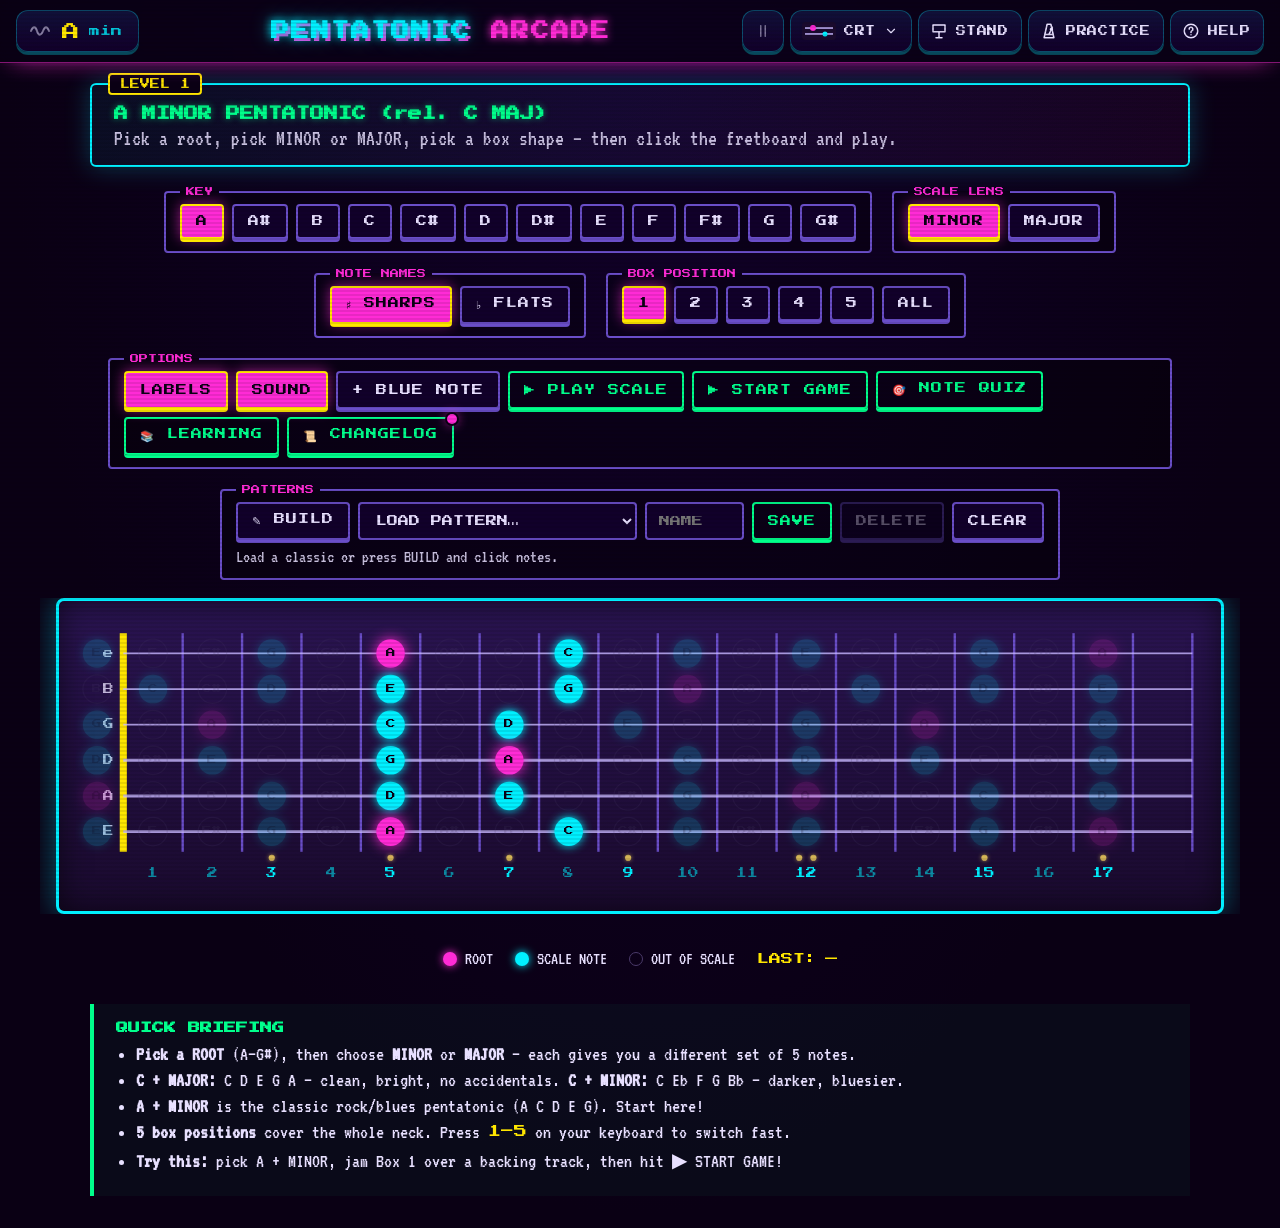
<file: index.html>
<!DOCTYPE html>
<html lang="en">
<head>
<!-- ---
purpose: app shell: HUD, controls, fretboard, quiz dock, help/practice/learn/changelog modals
exports: none (markup; ids and classes used by js/*.js and css/*.css)
depends: css/*.css (ordered in head), js/*.js (ordered at end of body)
gotcha: the early-theme inline script must stay inside body (document.body is null in head)
--- -->
<meta charset="UTF-8" />
<meta name="viewport" content="width=device-width, initial-scale=1.0" />
<title>PENTATONIC ARCADE</title>
<link rel="preconnect" href="https://fonts.googleapis.com" />
<link rel="preconnect" href="https://fonts.gstatic.com" crossorigin />
<link href="https://fonts.googleapis.com/css2?family=Press+Start+2P&family=VT323&family=JetBrains+Mono:wght@400;700&family=Fredoka:wght@500;600&family=Nunito:wght@500;700&family=Chakra+Petch:wght@500;600&family=IBM+Plex+Sans:wght@400;500&display=swap" rel="stylesheet" />
<link rel="icon" type="image/svg+xml" href="data:image/svg+xml,%3Csvg%20xmlns='http://www.w3.org/2000/svg'%20viewBox='0%200%2032%2032'%3E%3Crect%20width='32'%20height='32'%20rx='6'%20fill='%230a0014'/%3E%3Ccircle%20cx='16'%20cy='16'%20r='9'%20fill='%23ff2bd6'/%3E%3C/svg%3E" />
<link rel="manifest" href="manifest.webmanifest" />
<link rel="apple-touch-icon" href="icons/icon-180.png" />
<meta name="theme-color" content="#0a0014" />
<meta name="apple-mobile-web-app-capable" content="yes" />
<meta name="mobile-web-app-capable" content="yes" />
<meta name="apple-mobile-web-app-status-bar-style" content="black" />
<meta name="apple-mobile-web-app-title" content="Pentatonic" />
<link rel="stylesheet" href="css/themes.css" />
<link rel="stylesheet" href="css/styles.css" />
<link rel="stylesheet" href="css/hud.css" />
<link rel="stylesheet" href="css/modals.css" />
<link rel="stylesheet" href="css/changelog.css" />
<link rel="stylesheet" href="css/features.css" />
<link rel="stylesheet" href="css/quiz.css" />
<link rel="stylesheet" href="css/quiz-cue.css" />
<link rel="stylesheet" href="css/quiz-piano.css" />
<link rel="stylesheet" href="css/stand.css" />
</head>
<body>
<script>/* early theme — avoids CRT flash before app.js loads; must sit inside <body> (document.body is null in <head>) */
try{var t=localStorage.getItem('pent-theme');if(t&&t!=='crt')document.body.classList.add('theme-'+t);}catch(e){}</script>
  <div class="scanlines" aria-hidden="true"></div>

  <header class="hud">
    <button class="hud-chip drone" id="drone-btn" aria-pressed="false" aria-label="Root drone" data-tip="Root drone · D">
      <svg class="ico ico-wave" viewBox="0 0 24 24" aria-hidden="true"><path d="M2 12c2-5 4.5-5 6 0s4 5 6 0s4-5 6 0"/></svg>
      <span class="drone-key" id="drone-key">A</span><span class="drone-lens" id="drone-lens">min</span>
    </button>

    <h1 class="title">PENTATONIC <span class="accent">ARCADE</span></h1>

    <div class="hud-rail">
      <button class="hud-btn" id="pause-btn" aria-label="Pause" aria-pressed="false" data-tip="Pause · Space">
        <svg class="ico ico-pause" viewBox="0 0 24 24" aria-hidden="true"><path d="M9 5v14M15 5v14"/></svg>
        <svg class="ico ico-play" viewBox="0 0 24 24" aria-hidden="true"><path d="M8 5v14l11-7z"/></svg>
        <span class="eq" aria-hidden="true"><i></i><i></i><i></i></span>
      </button>

      <div class="theme-picker">
        <button class="hud-btn hud-btn--wide" id="theme-trigger" popovertarget="theme-menu" aria-haspopup="menu" aria-expanded="false" aria-label="Theme" data-tip="Theme">
          <span id="theme-swatch"><!-- JS copies the active swatch svg here --></span>
          <span class="hud-label" id="theme-name">CRT</span>
          <svg class="ico ico-chev" viewBox="0 0 24 24" aria-hidden="true"><path d="M6 9l6 6 6-6"/></svg>
        </button>
        <div id="theme-menu" popover role="menu" aria-label="Theme">
          <button class="theme-btn" role="menuitemradio" aria-checked="false" data-theme="crt">
            <svg class="swatch" viewBox="0 0 34 18" aria-hidden="true"><rect width="34" height="18" rx="4" fill="#1a0a2e"/><path d="M3 6h28M3 12h28" stroke="#c8b8ff" stroke-width="1.5"/><circle cx="11" cy="6" r="3" fill="#ff2bd6"/><circle cx="23" cy="12" r="2.5" fill="#00f0ff"/></svg>
            <span class="theme-name">CRT Arcade</span>
            <svg class="ico check" viewBox="0 0 24 24" aria-hidden="true"><path d="M5 12.5l4.5 4.5L19 7.5"/></svg>
          </button>
          <button class="theme-btn" role="menuitemradio" aria-checked="false" data-theme="tropical">
            <svg class="swatch" viewBox="0 0 34 18" aria-hidden="true"><rect width="34" height="18" rx="4" fill="#031019"/><path d="M3 6h28M3 12h28" stroke="#4dd9c8" stroke-width="1.5"/><circle cx="11" cy="6" r="3" fill="#ff5d73"/><circle cx="23" cy="12" r="2.5" fill="#22e0c8"/></svg>
            <span class="theme-name">Tropical Night</span>
            <svg class="ico check" viewBox="0 0 24 24" aria-hidden="true"><path d="M5 12.5l4.5 4.5L19 7.5"/></svg>
          </button>
          <button class="theme-btn" role="menuitemradio" aria-checked="false" data-theme="mission">
            <svg class="swatch" viewBox="0 0 34 18" aria-hidden="true"><rect width="34" height="18" rx="4" fill="#030509"/><path d="M3 6h28M3 12h28" stroke="#3a6080" stroke-width="1.5"/><circle cx="11" cy="6" r="3" fill="#ff5b41"/><circle cx="23" cy="12" r="2.5" fill="#3dd6ff"/></svg>
            <span class="theme-name">Mission Control</span>
            <svg class="ico check" viewBox="0 0 24 24" aria-hidden="true"><path d="M5 12.5l4.5 4.5L19 7.5"/></svg>
          </button>
          <button class="theme-btn" role="menuitemradio" aria-checked="false" data-theme="blueprint">
            <svg class="swatch" viewBox="0 0 34 18" aria-hidden="true"><rect width="34" height="18" rx="4" fill="#081424"/><path d="M3 6h28M3 12h28" stroke="#7ecef4" stroke-width="1.5"/><circle cx="11" cy="6" r="3" fill="#ff6b9d"/><circle cx="23" cy="12" r="2.5" fill="#00d4ff"/></svg>
            <span class="theme-name">Blueprint</span>
            <svg class="ico check" viewBox="0 0 24 24" aria-hidden="true"><path d="M5 12.5l4.5 4.5L19 7.5"/></svg>
          </button>
        </div>
      </div>

      <button class="hud-btn hud-btn--wide" id="stand-btn" aria-pressed="false" aria-label="Stand mode" data-tip="Big neck + quiz for a music stand · M"><svg class="ico" viewBox="0 0 24 24" aria-hidden="true"><path d="M4 4h16v9H4z"/><path d="M12 13v8M8 21h8"/></svg><span class="hud-label">Stand</span></button>
      <button class="hud-btn hud-btn--wide" id="practice-btn" aria-label="Practice Lab" data-tip="Metronome + timer · P">
        <svg class="ico" viewBox="0 0 24 24" aria-hidden="true"><path d="M9.5 3h5L18.5 21h-13z"/><path d="M6.5 16.5h11"/><path d="M12 16.5 16.5 7"/><circle cx="15.2" cy="9.8" r="1.3"/></svg>
        <span class="hud-label">Practice</span>
      </button>
      <button class="hud-btn hud-btn--wide" id="help-btn" aria-label="Help" data-tip="Shortcuts + how-to · ?">
        <svg class="ico" viewBox="0 0 24 24" aria-hidden="true"><circle cx="12" cy="12" r="9"/><path d="M9.5 9.5a2.5 2.5 0 1 1 3.5 2.3c-.7.3-1 .9-1 1.6v.6"/><path d="M12 17h.01"/></svg>
        <span class="hud-label">Help</span>
      </button>
    </div>
  </header>

  <section class="level-card">
    <div class="level-tag">LEVEL 1</div>
    <h2 class="level-title" id="level-title">A MINOR / C MAJOR PENTATONIC</h2>
    <p class="level-blurb">
      Pick a root, pick MINOR or MAJOR, pick a box shape — then click the fretboard and play.
    </p>
  </section>

  <section class="controls">
    <fieldset class="control-group">
      <legend>KEY</legend>
      <div class="btn-row" id="key-row"><!-- rendered by JS --></div>
    </fieldset>

    <fieldset class="control-group">
      <legend>SCALE LENS</legend>
      <div class="btn-row">
        <button class="arc-btn lens active" data-lens="minor">MINOR</button>
        <button class="arc-btn lens" data-lens="major">MAJOR</button>
      </div>
    </fieldset>

    <fieldset class="control-group">
      <legend>NOTE NAMES</legend>
      <div class="btn-row">
        <button class="arc-btn acc active" data-acc="sharp" aria-pressed="true">♯ SHARPS</button>
        <button class="arc-btn acc" data-acc="flat" aria-pressed="false">♭ FLATS</button>
      </div>
    </fieldset>

    <fieldset class="control-group">
      <legend>BOX POSITION</legend>
      <div class="btn-row" id="box-row">
        <button class="arc-btn box active" data-box="1">1</button>
        <button class="arc-btn box" data-box="2">2</button>
        <button class="arc-btn box" data-box="3">3</button>
        <button class="arc-btn box" data-box="4">4</button>
        <button class="arc-btn box" data-box="5">5</button>
        <button class="arc-btn box" data-box="all">ALL</button>
      </div>
    </fieldset>

    <fieldset class="control-group">
      <legend>OPTIONS</legend>
      <div class="btn-row">
        <button class="arc-btn toggle active" data-toggle="labels" aria-pressed="true">LABELS</button>
        <button class="arc-btn toggle active" data-toggle="sound" aria-pressed="true">SOUND</button>
        <button class="arc-btn toggle" data-toggle="blues" aria-pressed="false">+ BLUE NOTE</button>
        <button class="arc-btn ghost" id="play-scale">▶ PLAY SCALE</button>
        <button class="arc-btn ghost" id="game-toggle">▶ START GAME</button>
        <button class="arc-btn ghost" id="quiz-btn" aria-pressed="false">🎯 NOTE QUIZ</button>
        <button class="arc-btn ghost" id="learn-btn">📚 LEARNING</button>
        <button class="arc-btn ghost" id="changelog-btn">📜 CHANGELOG</button>
      </div>
    </fieldset>

    <fieldset class="control-group pattern-group">
      <legend>PATTERNS</legend>
      <div class="btn-row">
        <button class="arc-btn" id="pattern-build" aria-pressed="false">✎ BUILD</button>
        <select id="pattern-select" aria-label="Load a pattern"></select>
        <input id="pattern-name" type="text" maxlength="24" placeholder="NAME" aria-label="Pattern name" autocomplete="off" />
        <button class="arc-btn ghost" id="pattern-save">SAVE</button>
        <button class="arc-btn" id="pattern-delete" disabled>DELETE</button>
        <button class="arc-btn" id="pattern-clear">CLEAR</button>
      </div>
      <p id="pattern-info" class="pattern-info" aria-live="polite">Load a classic or press BUILD and click notes.</p>
    </fieldset>
  </section>

  <!-- Game panel -->
  <div id="game-panel">
    <div class="game-stat">TIER <span id="game-level">BEGINNER</span></div>
    <div class="game-stat">STREAK <span id="game-streak">×1</span></div>
    <div class="game-stat">TRIES <span id="game-lives">🎸🎸</span></div>
    <div id="game-status">PICK A BOX · PRESS START GAME</div>
    <div class="game-stat">SCORE <span id="game-level-xp">0 XP</span></div>
    <div class="game-stat">BEST <span id="game-best">0</span></div>
  </div>

  <nav id="stand-bar" class="stand-bar" aria-label="Stand mode">
    <div class="stand-group">
      <button class="arc-btn stand-step" id="stand-key-prev" aria-label="Previous key">‹</button>
      <span class="stand-label" id="stand-key">A min</span>
      <button class="arc-btn stand-step" id="stand-key-next" aria-label="Next key">›</button>
    </div>
    <div class="stand-group">
      <button class="arc-btn stand-step" id="stand-box-prev" aria-label="Previous box">‹</button>
      <span class="stand-label" id="stand-box">BOX 1</span>
      <button class="arc-btn stand-step" id="stand-box-next" aria-label="Next box">›</button>
    </div>
    <button class="arc-btn ghost" id="stand-exit">✕ EXIT STAND</button>
  </nav>
  <section class="fretboard-wrap">
    <div id="fretboard" aria-label="Interactive guitar fretboard"></div>
  </section>

  <section id="quiz-dock" class="quiz-dock" hidden aria-label="Note quiz">
    <button class="modal-close" id="quiz-close" aria-label="Close quiz">✕</button>
    <div class="quiz-head">
      <div class="quiz-mode" role="group" aria-label="Quiz mode">
        <button class="qm active" data-qmode="see" aria-pressed="true">👁 SEE IT</button>
        <button class="qm" data-qmode="hear" aria-pressed="false">👂 HEAR IT</button>
        <button class="qm" data-qmode="play" aria-pressed="false">🎸 PLAY IT</button>
      </div>
      <button class="qm-order" id="quiz-order" aria-pressed="false" data-tip="Random notes from the board">🔀 RANDOM</button>
      <div class="quiz-stats">
        <span>SCORE <b id="quiz-score">0/0</b></span>
        <span>STREAK <b id="quiz-streak">0</b></span>
        <span>BEST <b id="quiz-best">0</b></span>
      </div>
    </div>
    <div class="quiz-cue">
      <span class="quiz-wave" id="quiz-wave" aria-hidden="true"><i></i><i></i><i></i><i></i><i></i></span>
      <p class="quiz-prompt" id="quiz-prompt" aria-live="polite">Name the glowing note</p>
      <span class="quiz-interval" id="quiz-interval" aria-live="polite"></span>
      <button class="arc-btn ghost quiz-replay" id="quiz-replay" hidden>🔊 REPLAY</button>
      <span class="quiz-heard" id="quiz-heard" aria-live="polite"></span>
    </div>
    <div class="quiz-keys" id="quiz-keys"><!-- rendered by quiz-piano.js --></div>
    <p class="quiz-hint">Click a key or play it on your keyboard: A W S E D F T G Y H U J · PLAY IT listens to your guitar · R replays in HEAR IT · Q or Esc stops</p>
  </section>

  <section class="legend">
    <div class="legend-item"><span class="dot root"></span> ROOT</div>
    <div class="legend-item"><span class="dot note"></span> SCALE NOTE</div>
    <div class="legend-item" id="legend-blue" hidden><span class="dot blue"></span> <span id="legend-blue-text">BLUE NOTE ♭5</span></div>
    <div class="legend-item"><span class="dot dim"></span> OUT OF SCALE</div>
    <div class="legend-item readout">LAST: <span id="last-note">—</span></div>
  </section>

  <section class="lesson">
    <h3>QUICK BRIEFING</h3>
    <ul>
      <li><b>Pick a ROOT</b> (A–G#), then choose <b>MINOR</b> or <b>MAJOR</b> — each gives you a different set of 5 notes.</li>
      <li><b>C + MAJOR:</b> C D E G A — clean, bright, no accidentals. <b>C + MINOR:</b> C Eb F G Bb — darker, bluesier.</li>
      <li><b>A + MINOR</b> is the classic rock/blues pentatonic (A C D E G). Start here!</li>
      <li><b>5 box positions</b> cover the whole neck. Press <span class="mono">1–5</span> on your keyboard to switch fast.</li>
      <li><b>Try this:</b> pick A + MINOR, jam Box 1 over a backing track, then hit ▶ START GAME!</li>
    </ul>
  </section>

  <!-- Help modal -->
  <div id="help-modal" class="modal hidden" role="dialog" aria-modal="true" aria-label="Help">
    <div class="modal-box">
      <button class="modal-close" id="help-close" aria-label="Close">✕</button>
      <h2>⌨️ KEYBOARD SHORTCUTS</h2>
      <dl class="keymap">
        <div><dt><kbd>1</kbd><i>–</i><kbd>5</kbd></dt><dd>Box position</dd></div>
        <div><dt><kbd>0</kbd></dt><dd>All positions</dd></div>
        <div><dt><kbd class="wide">Space</kbd><i>or</i><kbd>K</kbd></dt><dd>Pause / resume</dd></div>
        <div><dt><kbd>D</kbd></dt><dd>Root drone</dd></div>
        <div><dt><kbd>Q</kbd></dt><dd>Note quiz</dd></div>
        <div><dt><kbd>M</kbd></dt><dd>Stand mode</dd></div>
        <div><dt><kbd>←</kbd><i>/</i><kbd>→</kbd></dt><dd>Box (stand mode)</dd></div>
        <div><dt><kbd>P</kbd></dt><dd>Practice Lab</dd></div>
        <div><dt><kbd>L</kbd></dt><dd>Learning</dd></div>
        <div><dt><kbd>C</kbd></dt><dd>Changelog</dd></div>
        <div><dt><kbd>?</kbd></dt><dd>This help</dd></div>
        <div><dt><kbd class="wide">Esc</kbd></dt><dd>Close any panel</dd></div>
      </dl>
      <p class="keymap-note">In the note quiz your keyboard is a piano: <kbd>A</kbd> <kbd>S</kbd> <kbd>D</kbd> <kbd>F</kbd> <kbd>G</kbd> <kbd>H</kbd> <kbd>J</kbd> are the white keys, <kbd>W</kbd> <kbd>E</kbd> <kbd>T</kbd> <kbd>Y</kbd> <kbd>U</kbd> the black ones, and <kbd>R</kbd> replays in HEAR IT.</p>
      <h2>🎸 HOW TO USE</h2>
      <ul>
        <li>Pick a <b>ROOT</b> from the 12 key buttons (A–G#). That's your tonal center.</li>
        <li>Toggle <b>MINOR / MAJOR</b> to switch between that root's minor or major pentatonic — the 5 notes change.</li>
        <li>Select a <b>BOX POSITION</b> (1–5) to focus on one neck region. Press <span class="mono">1–5</span> on keyboard.</li>
        <li>Click any fret to hear it. <b>ROOT</b> notes glow pink, <b>SCALE NOTES</b> glow cyan.</li>
        <li>▶ PLAY SCALE plays the box ascending then descending back down.</li>
        <li><b>+ BLUE NOTE</b> adds the blues note (♭5 in minor, ♭3 in major), drawn with a dashed ring.</li>
        <li><b>♯ / ♭</b> switches every note name between sharps and flats.</li>
        <li><b>PATTERNS:</b> press BUILD and click notes to draw your own shape (numbers = play order), save it by name, or load a classic. Patterns follow the key.</li>
        <li>The <b>drone</b> button (top left) holds the key's root and fifth so you can hear how each note sounds against it.</li>
        <li><b>🎯 NOTE QUIZ</b> hides the note names and makes one note glow. Name it on the mini piano. Switch to <b>👂 HEAR IT</b> to name a note by ear: you hear the root, then the mystery note. Or pick <b>🎸 PLAY IT</b> to play the glowing note on your real guitar and let the mic name it.</li>
        <li><b>🎼 STAND</b> (top bar, or <span class="mono">M</span>) turns the screen into a music stand: a big zoomed box, the quiz piano, and ‹ › arrows for key and box. Tablets open in STAND by themselves; leave it once and that device remembers. <b>🪜 WALK</b> in the quiz lights the box notes in order, up and back down, so you practice the real scale.</li>
      </ul>
      <h2>🎨 THEMES</h2>
      <p>Pick a theme from the swatch menu at the top right: CRT · 🌴 Tropical Night · 🛰️ Mission Control · 📐 Blueprint. Your choice is saved.</p>
      <h2>🏋️ PRACTICE LAB</h2>
      <p>Daily drills, a 7-day challenge, backing-track links, a metronome, and a countdown timer.</p>
      <h2>🕹️ LICK ATTACK</h2>
      <p>Watch the lick light up on the fretboard → then replay it. Earn XP, level up through all 5 box positions.</p>
    </div>
  </div>

  <!-- Practice Lab modal -->
  <div id="practice-modal" class="modal hidden" role="dialog" aria-modal="true" aria-label="Practice Lab">
    <div class="modal-box">
      <button class="modal-close" id="practice-close" aria-label="Close">✕</button>
      <h2>🏋️ PRACTICE LAB</h2>

      <div class="practice-section">
        <h3>⚡ DAILY DRILLS</h3>
        <ul>
          <li>Ascend + descend Box 1 slowly to a metronome click (start at 60 BPM)</li>
          <li>Play every note in the box, naming it out loud as you go</li>
          <li>Target the root note on beat 1 — let every phrase land there</li>
          <li>Connect Box 1 → Box 2 without stopping (overlap frets 7-8)</li>
          <li>3-notes-per-string runs across all 6 strings, up and down</li>
          <li>Practice "call and response" — play a 2-bar phrase, leave 2 bars silence</li>
        </ul>
      </div>

      <div class="practice-section">
        <h3>📅 7-DAY CHALLENGE</h3>
        <div id="challenge-days">
          <!-- rendered by JS -->
        </div>
      </div>

      <div class="practice-section">
        <h3>🎵 BACKING TRACKS</h3>
        <ul>
          <li><a href="https://www.youtube.com/results?search_query=A+minor+pentatonic+backing+track+70bpm" target="_blank" rel="noopener" style="color:var(--cyan)">Am groove — 70 BPM (YouTube search)</a></li>
          <li><a href="https://www.youtube.com/results?search_query=C+major+pentatonic+backing+track" target="_blank" rel="noopener" style="color:var(--cyan)">C major pop — backing track (YouTube search)</a></li>
          <li><a href="https://www.youtube.com/results?search_query=blues+shuffle+Am+backing+track" target="_blank" rel="noopener" style="color:var(--cyan)">Bluesy Am shuffle (YouTube search)</a></li>
          <li><a href="https://www.youtube.com/results?search_query=Em+pentatonic+rock+backing+track" target="_blank" rel="noopener" style="color:var(--cyan)">Em rock backing track (YouTube search)</a></li>
        </ul>
      </div>

      <div class="practice-section">
        <h3>🥁 METRONOME</h3>
        <div class="metro-controls">
          <span id="metro-beat-indicator"></span>
          <input type="range" id="metro-slider" min="40" max="240" value="80" />
          <input type="number" id="metro-bpm" min="40" max="240" value="80" />
          <span style="font-size:16px">BPM</span>
          <button class="arc-btn ghost" id="metro-start">▶ START</button>
        </div>
      </div>

      <div class="practice-section">
        <h3>⏱️ PRACTICE TIMER</h3>
        <div class="timer-controls">
          <span id="timer-display">05:00</span>
          <button class="arc-btn ghost" data-mins="5" id="timer-5">5 MIN</button>
          <button class="arc-btn ghost" data-mins="10" id="timer-10">10 MIN</button>
          <button class="arc-btn ghost" id="timer-toggle">▶ START</button>
          <button class="arc-btn" id="timer-reset">RESET</button>
        </div>
      </div>
    </div>
  </div>

  <!-- Learning modal -->
  <div id="learn-modal" class="modal hidden" role="dialog" aria-modal="true" aria-label="Learning">
    <div class="modal-box">
      <button class="modal-close" id="learn-close" aria-label="Close">✕</button>
      <div id="learn-content"><!-- rendered by JS --></div>
      <div class="learn-nav">
        <button class="arc-btn ghost" id="learn-prev">‹ PREV</button>
        <span id="learn-dots"></span>
        <button class="arc-btn ghost" id="learn-next">NEXT ›</button>
      </div>
    </div>
  </div>

  <!-- Changelog modal -->
  <div id="changelog-modal" class="modal hidden" role="dialog" aria-modal="true" aria-label="Changelog">
    <div class="modal-box">
      <button class="modal-close" id="changelog-close" aria-label="Close">✕</button>
      <h2>📜 CHANGELOG</h2>
      <div id="changelog-list"><!-- rendered by JS --></div>
    </div>
  </div>

  <!-- Win screen -->
  <div id="win-screen">
    <h2>★ YOU LEARNED THE NECK ★</h2>
    <p>ALL 5 BOX POSITIONS MASTERED</p>
    <p id="win-score"></p>
    <button class="arc-btn" id="win-close">▶ PLAY AGAIN</button>
  </div>

  <script src="js/data.js"></script>
  <script src="js/audio.js"></script>
  <script src="js/drone.js"></script>
  <script src="js/player.js"></script>
  <script src="js/engine.js"></script>
  <script src="js/game.js"></script>
  <script src="js/practice.js"></script>
  <script src="js/changelog.js"></script>
  <script src="js/app.js"></script>
  <script src="js/patterns.js"></script>
  <script src="js/quiz-piano.js"></script>
  <script src="js/mic.js"></script>
  <script src="js/quiz.js"></script>
  <script src="js/quiz-walk.js"></script>
  <script src="js/quiz-play.js"></script>
  <script src="js/stand.js"></script>
  <script src="js/hud.js"></script>
  <script src="js/pwa.js"></script>
</body>
</html>
</file>
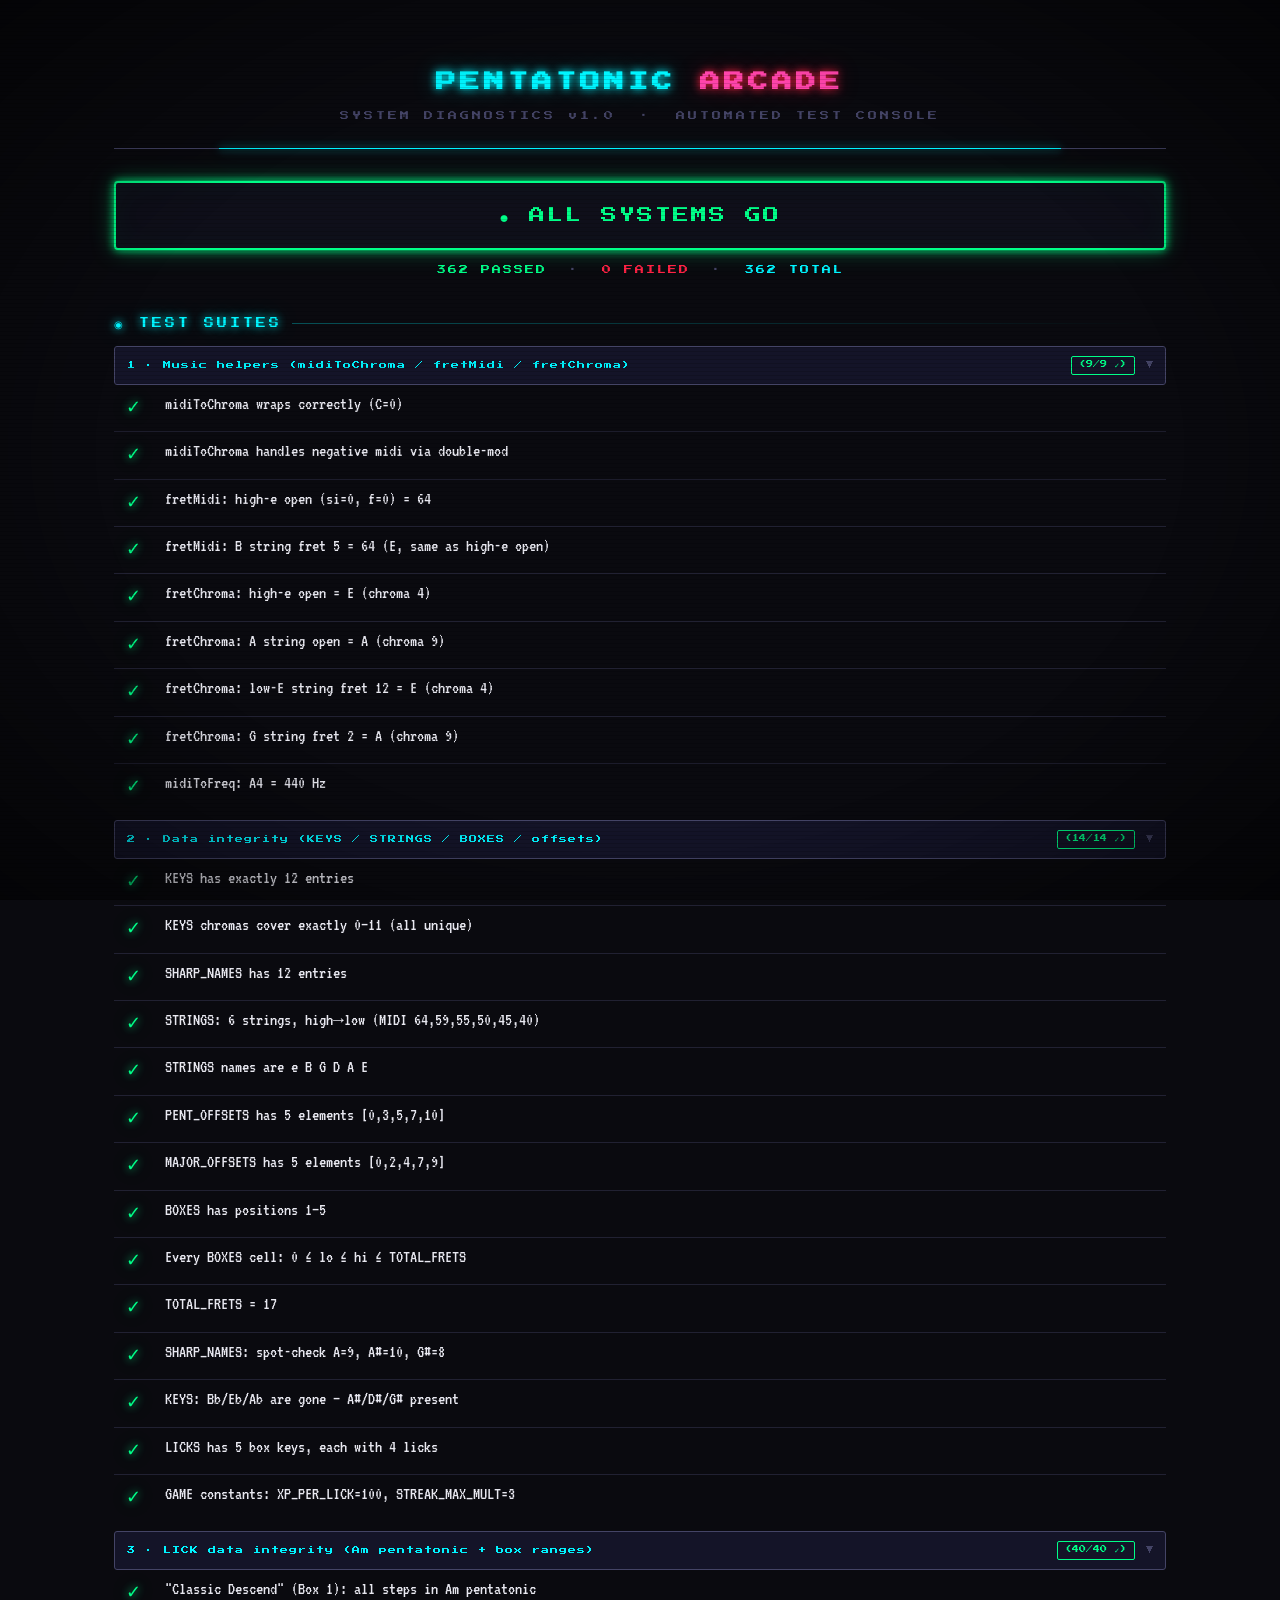
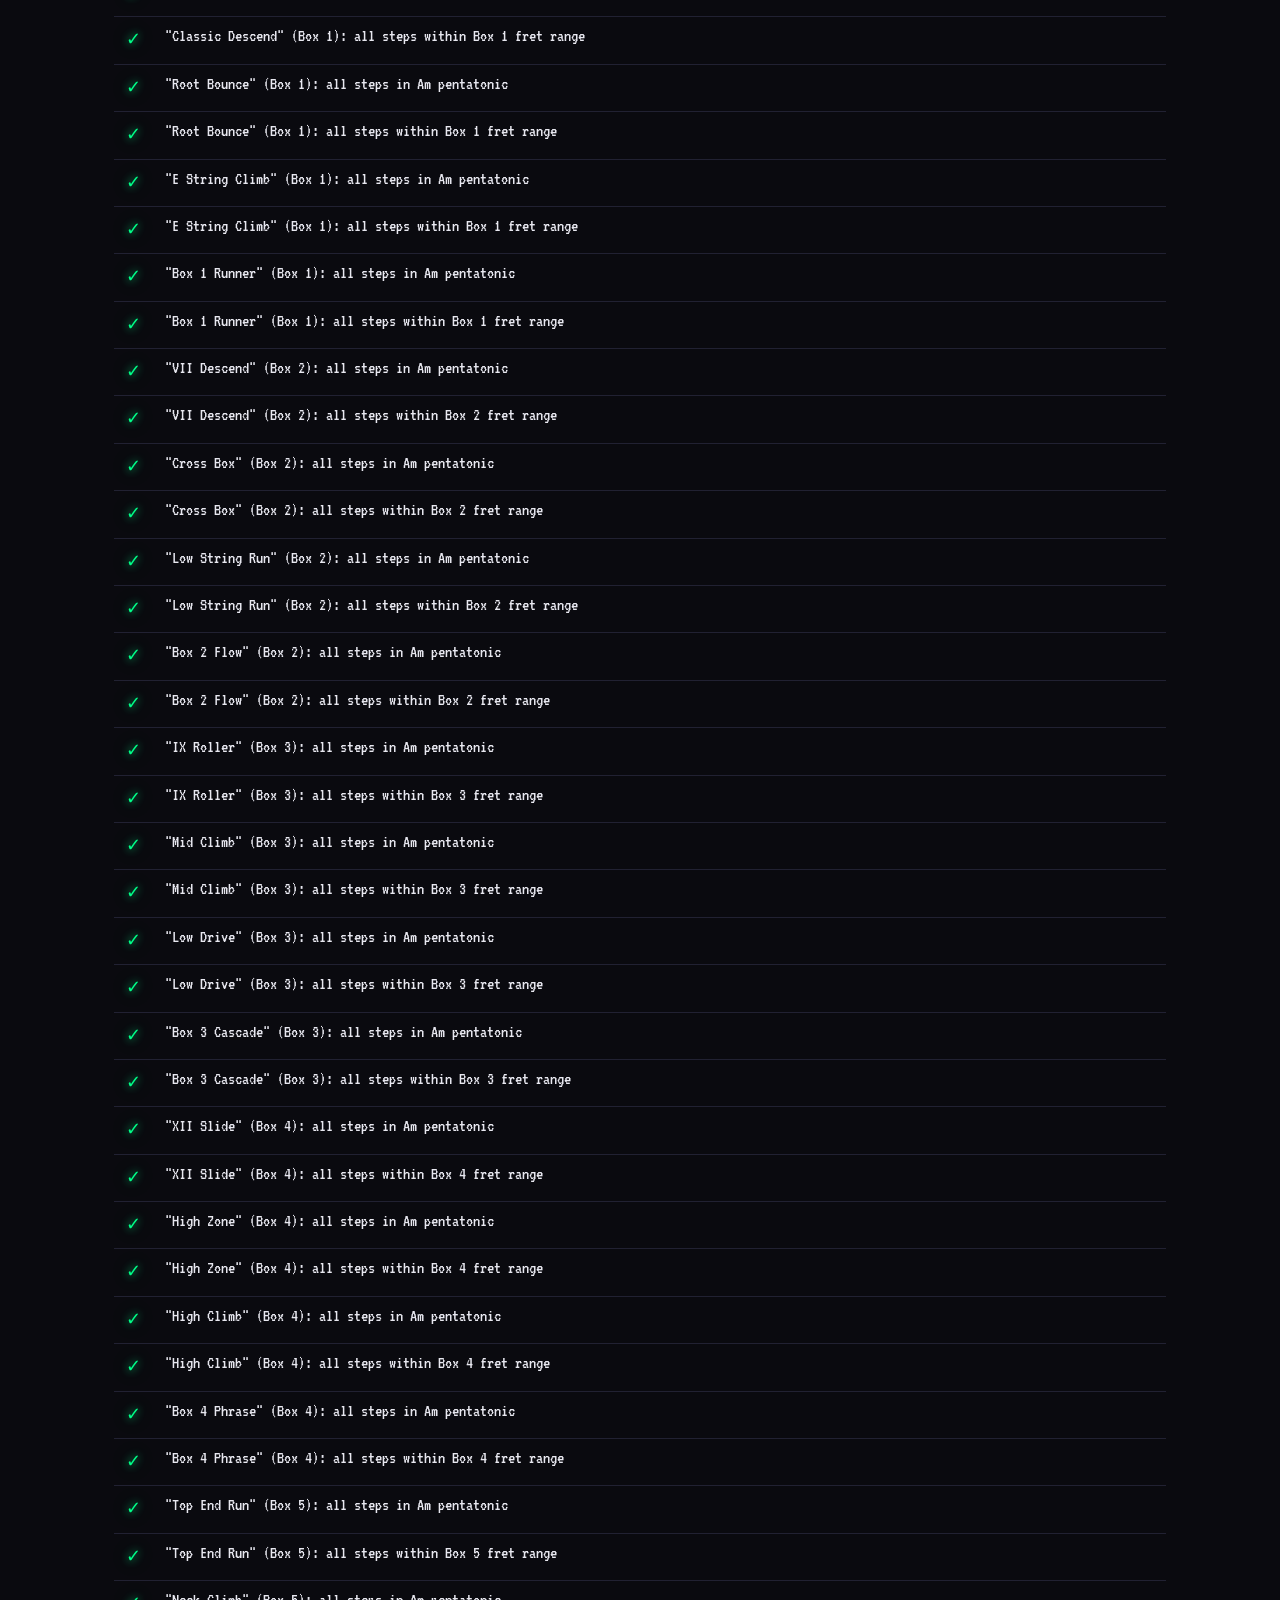
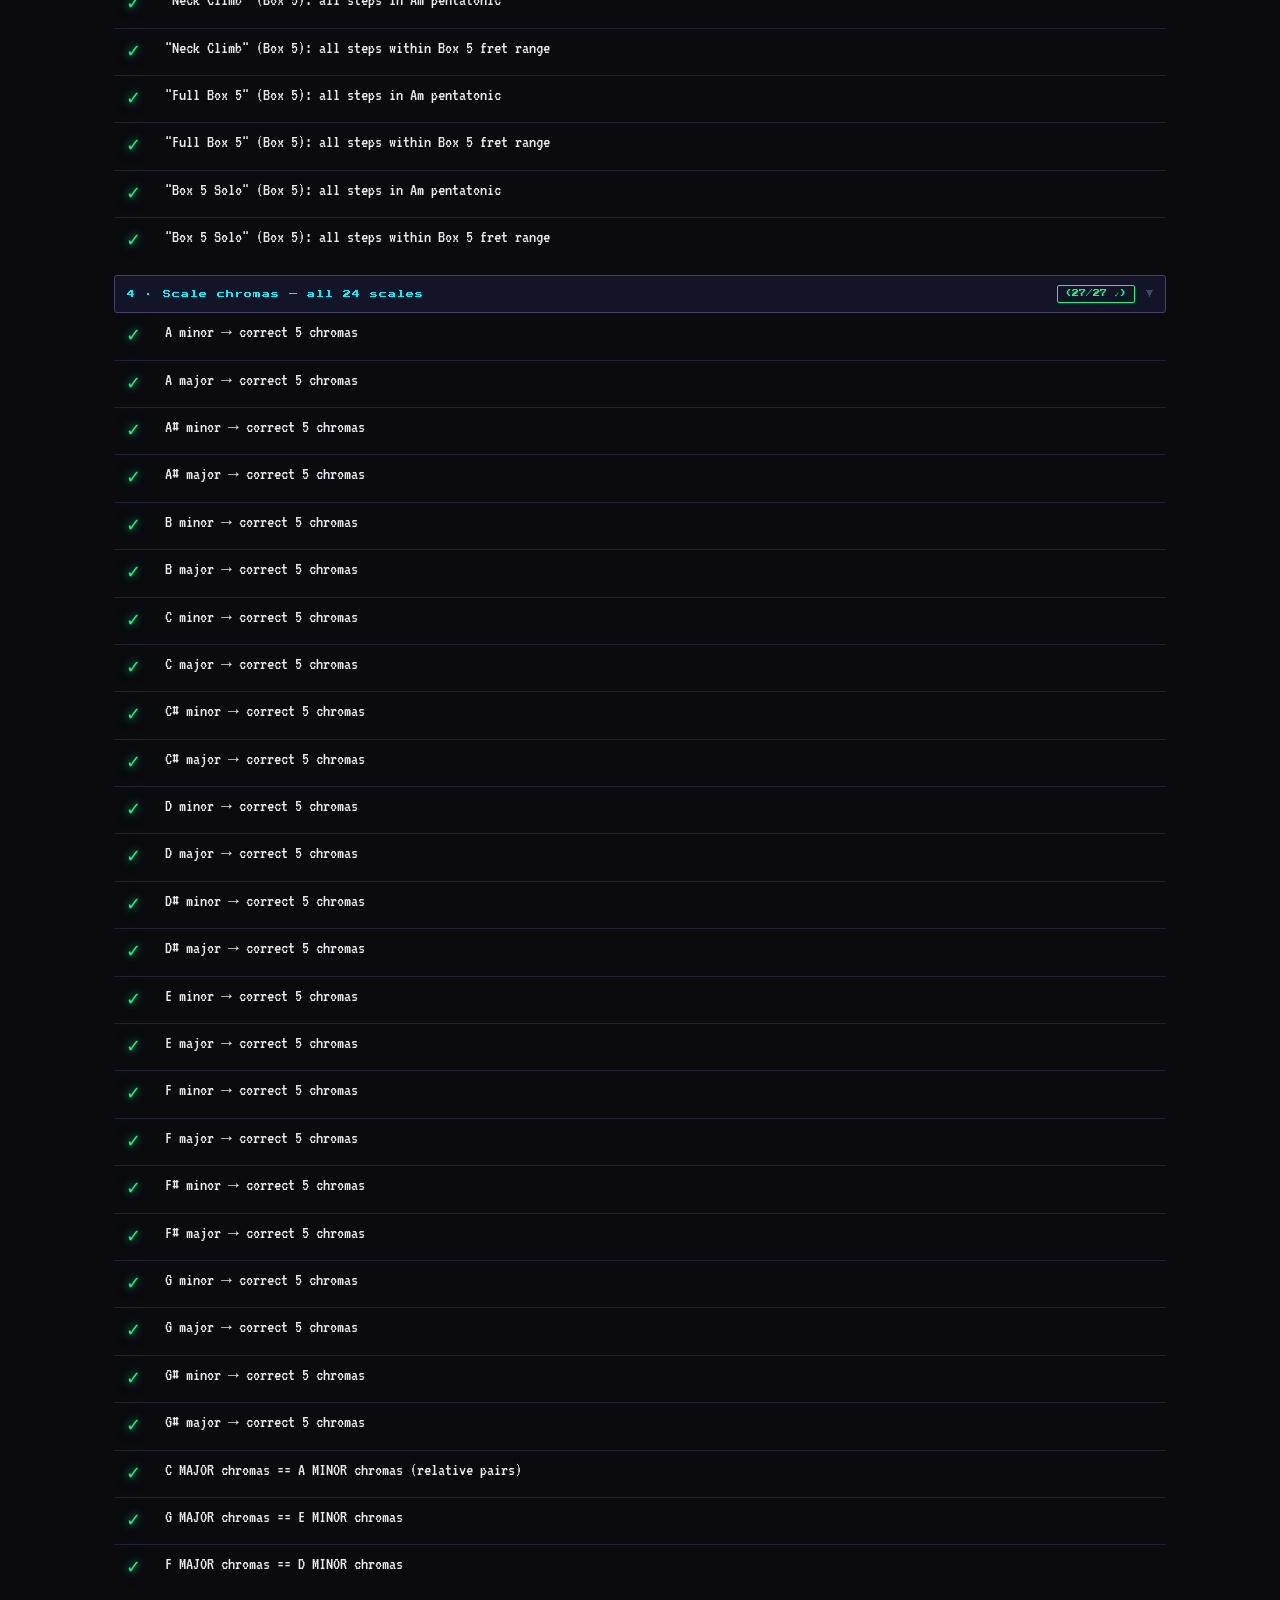
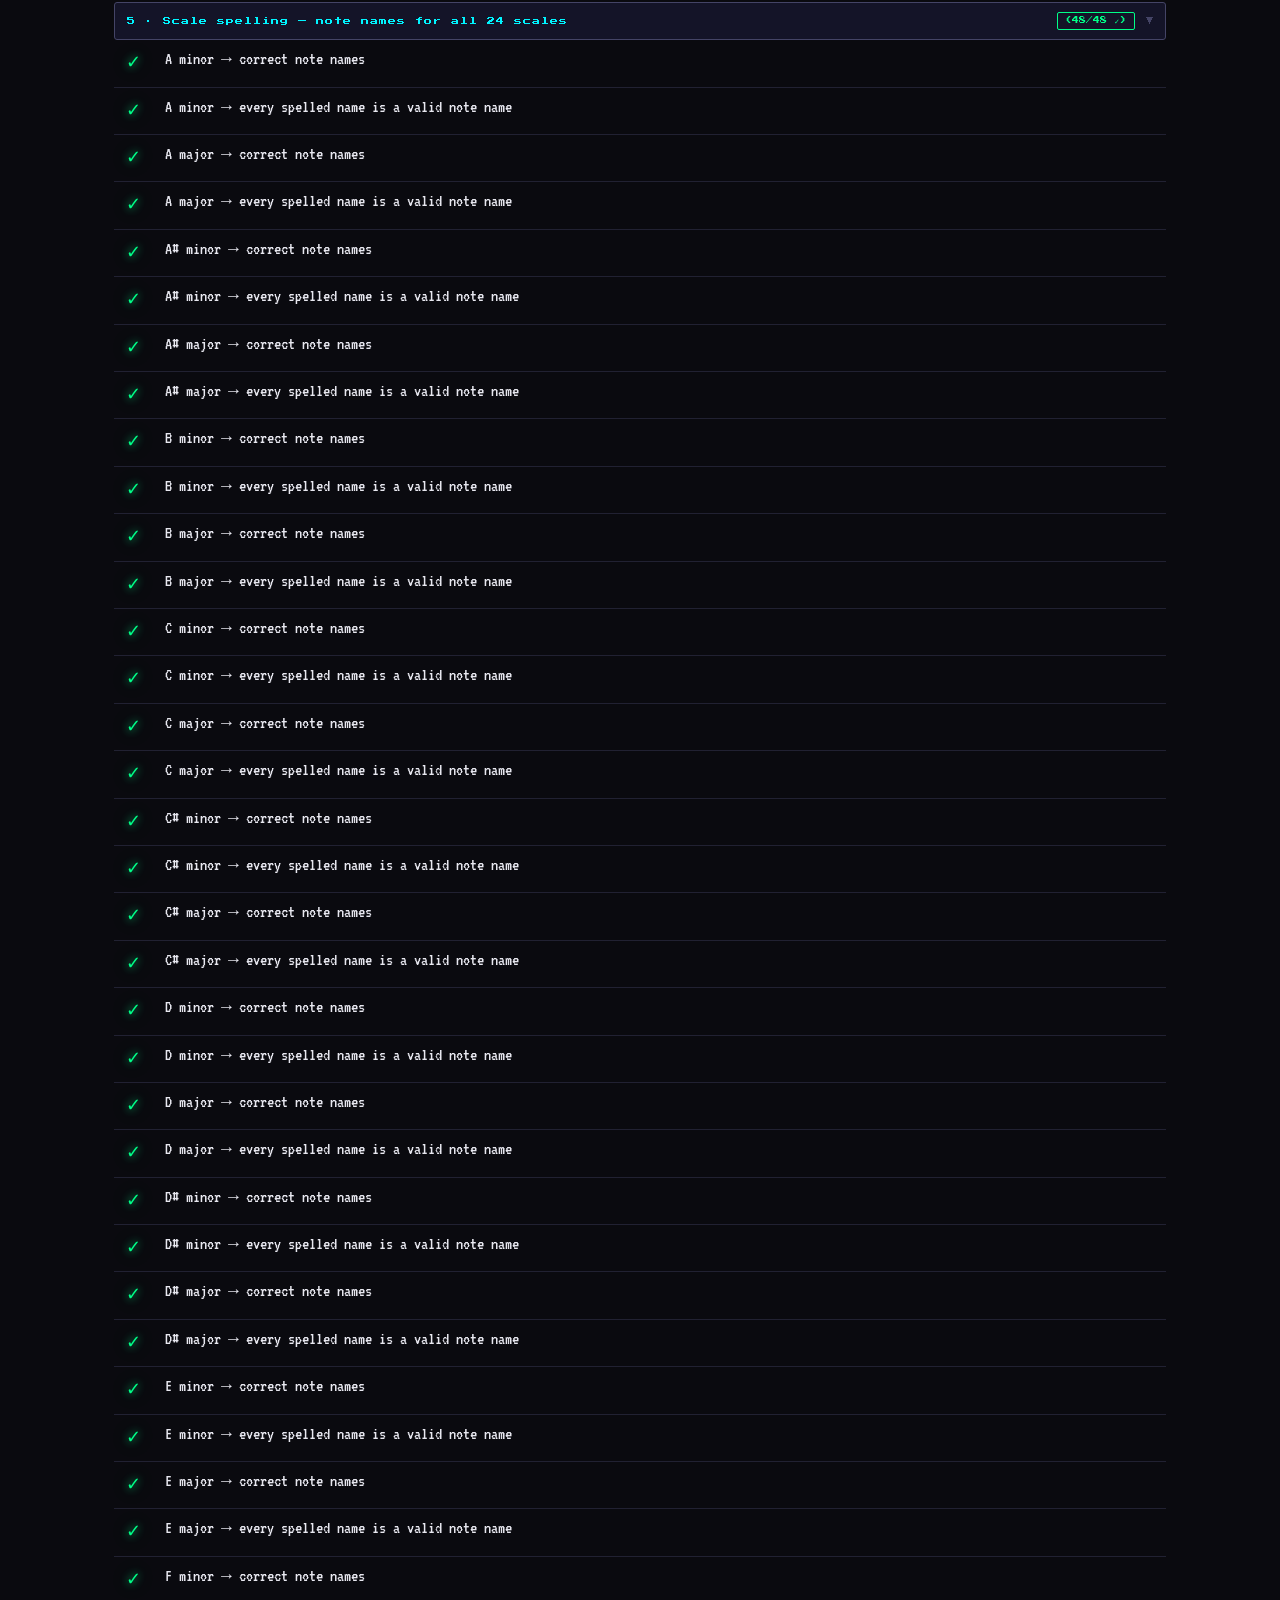
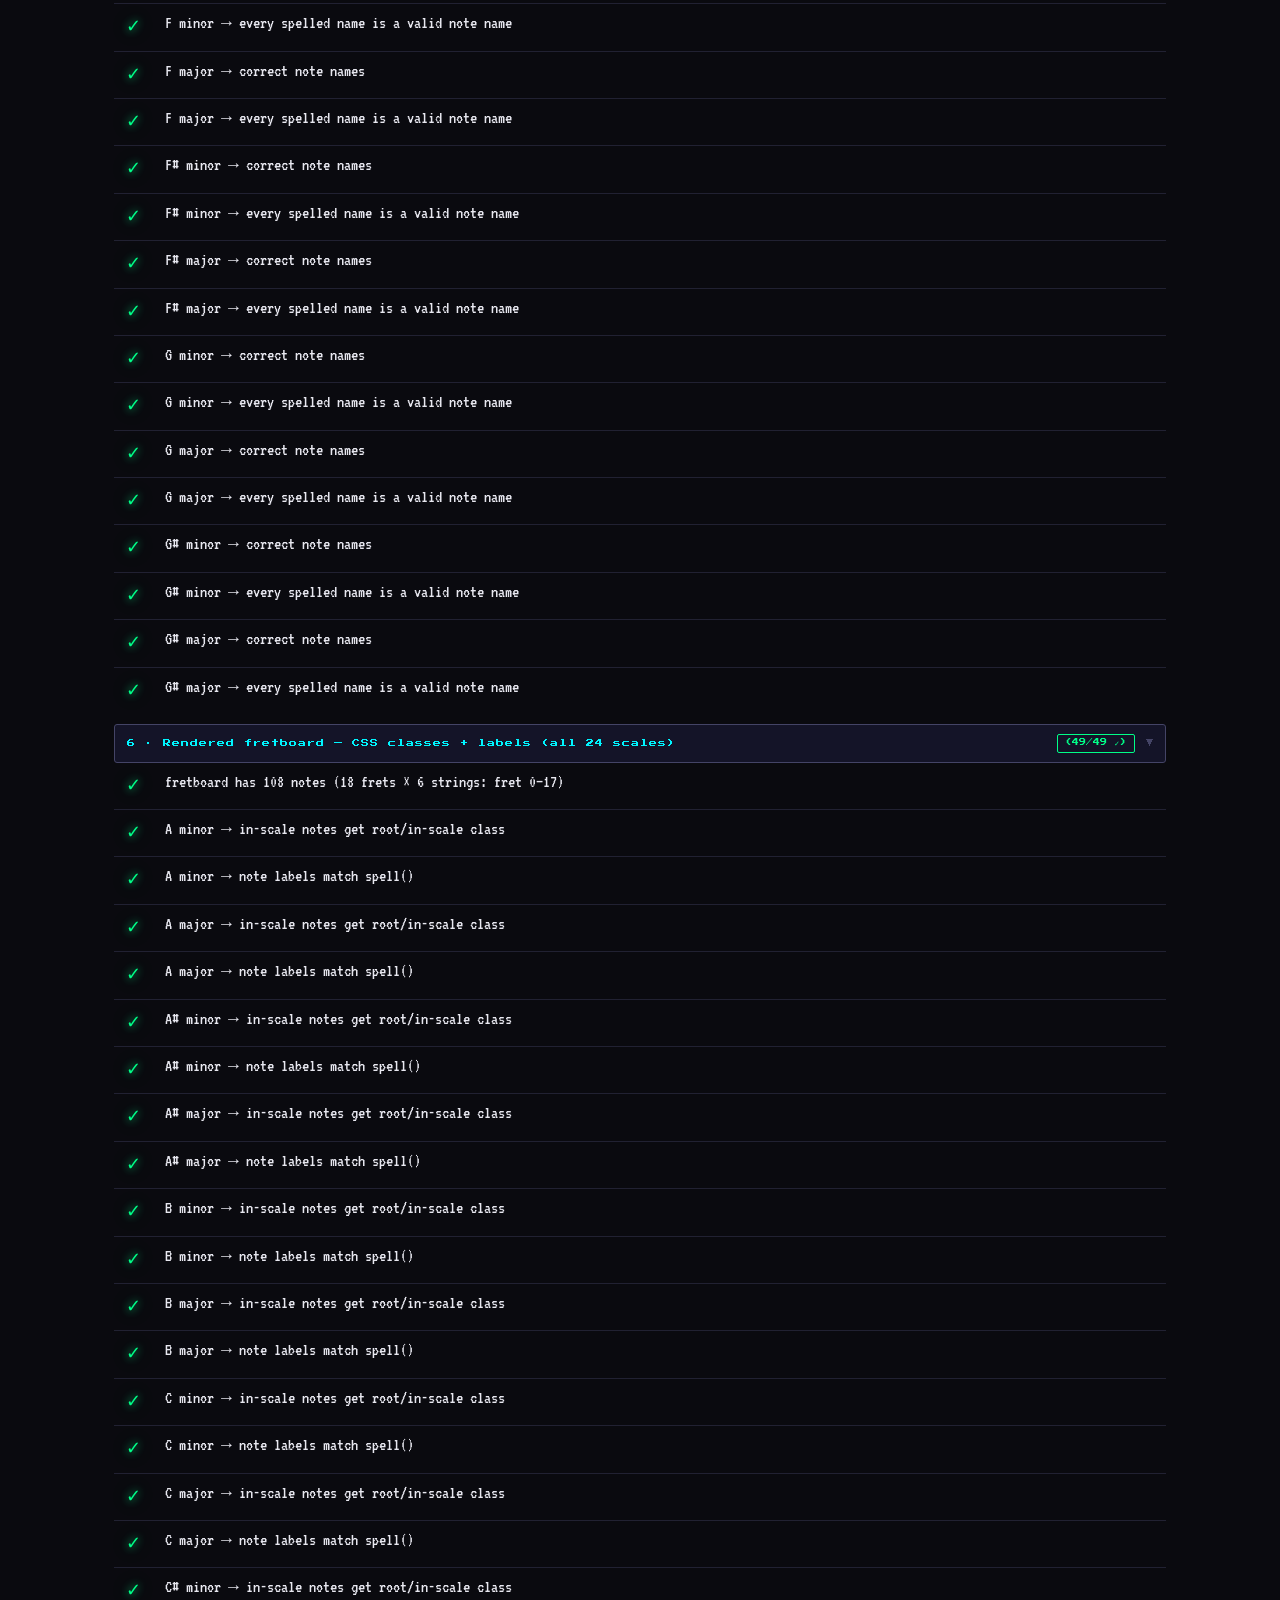
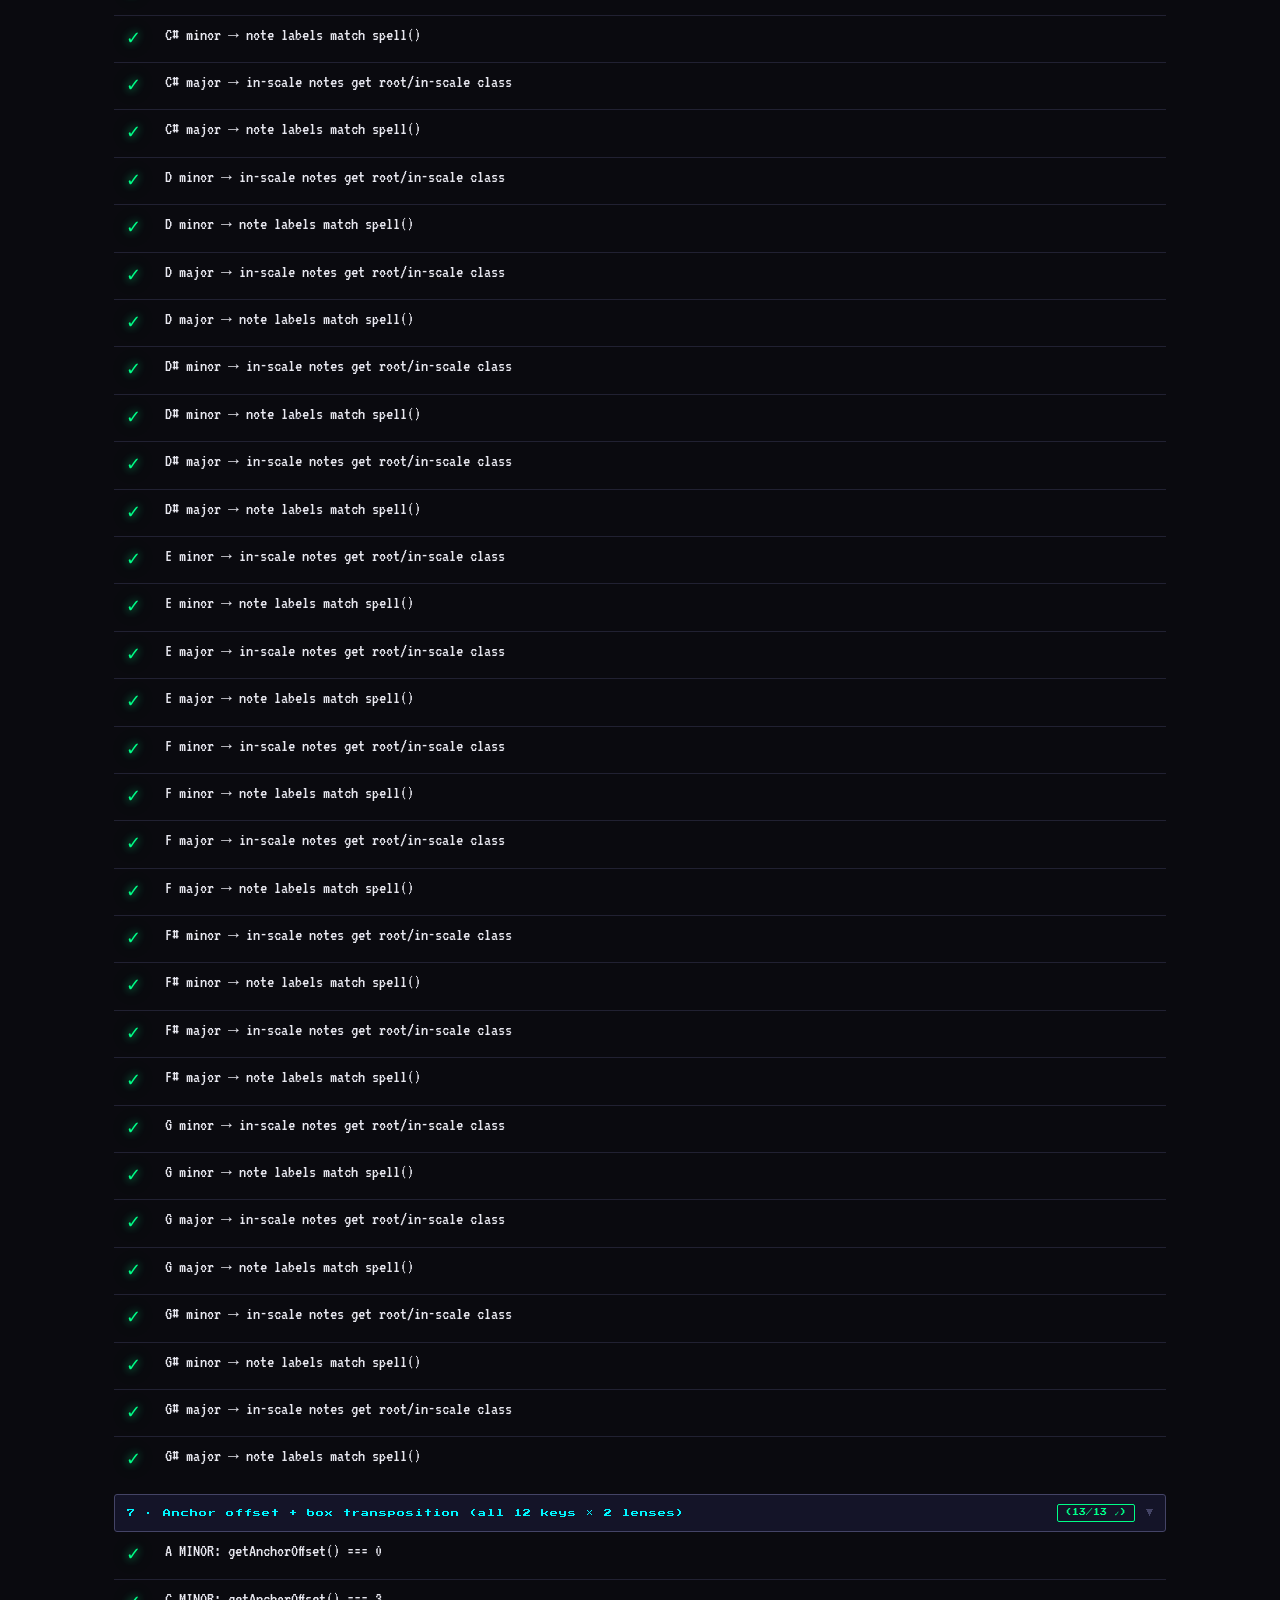
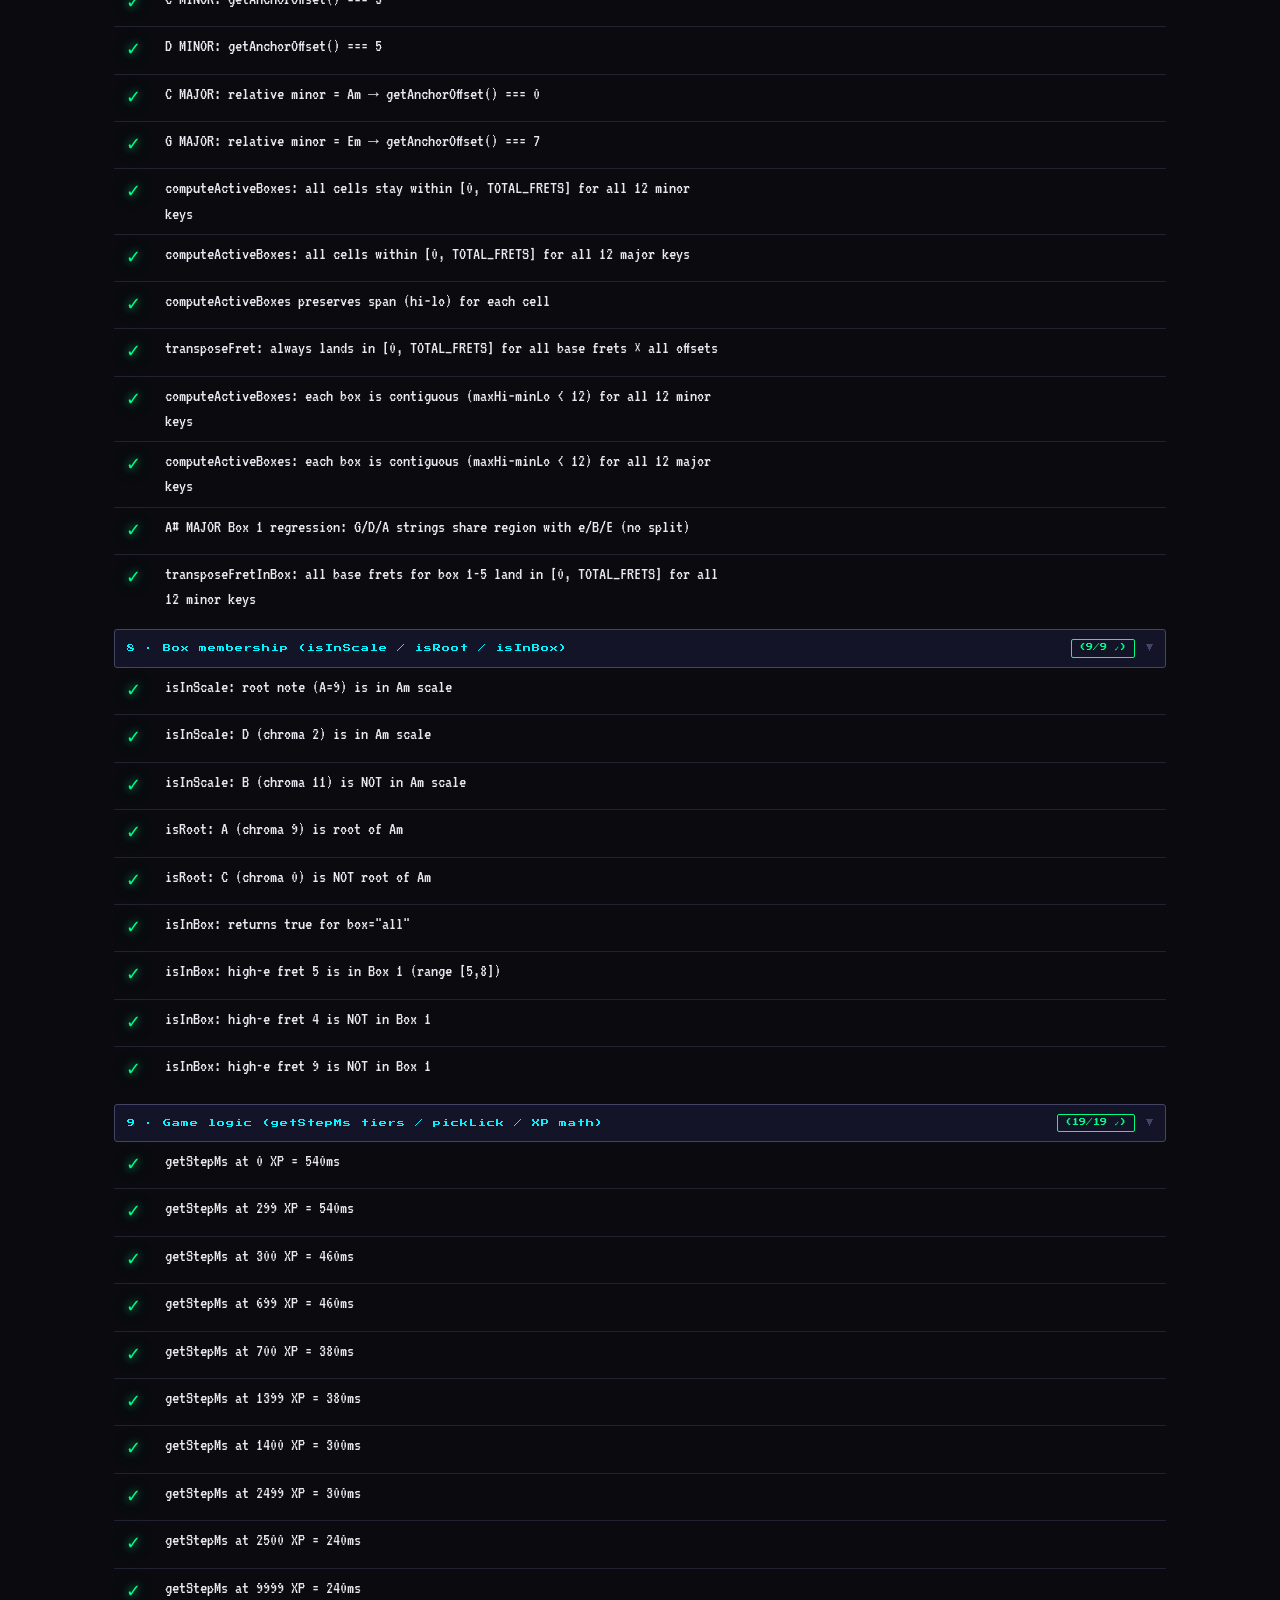
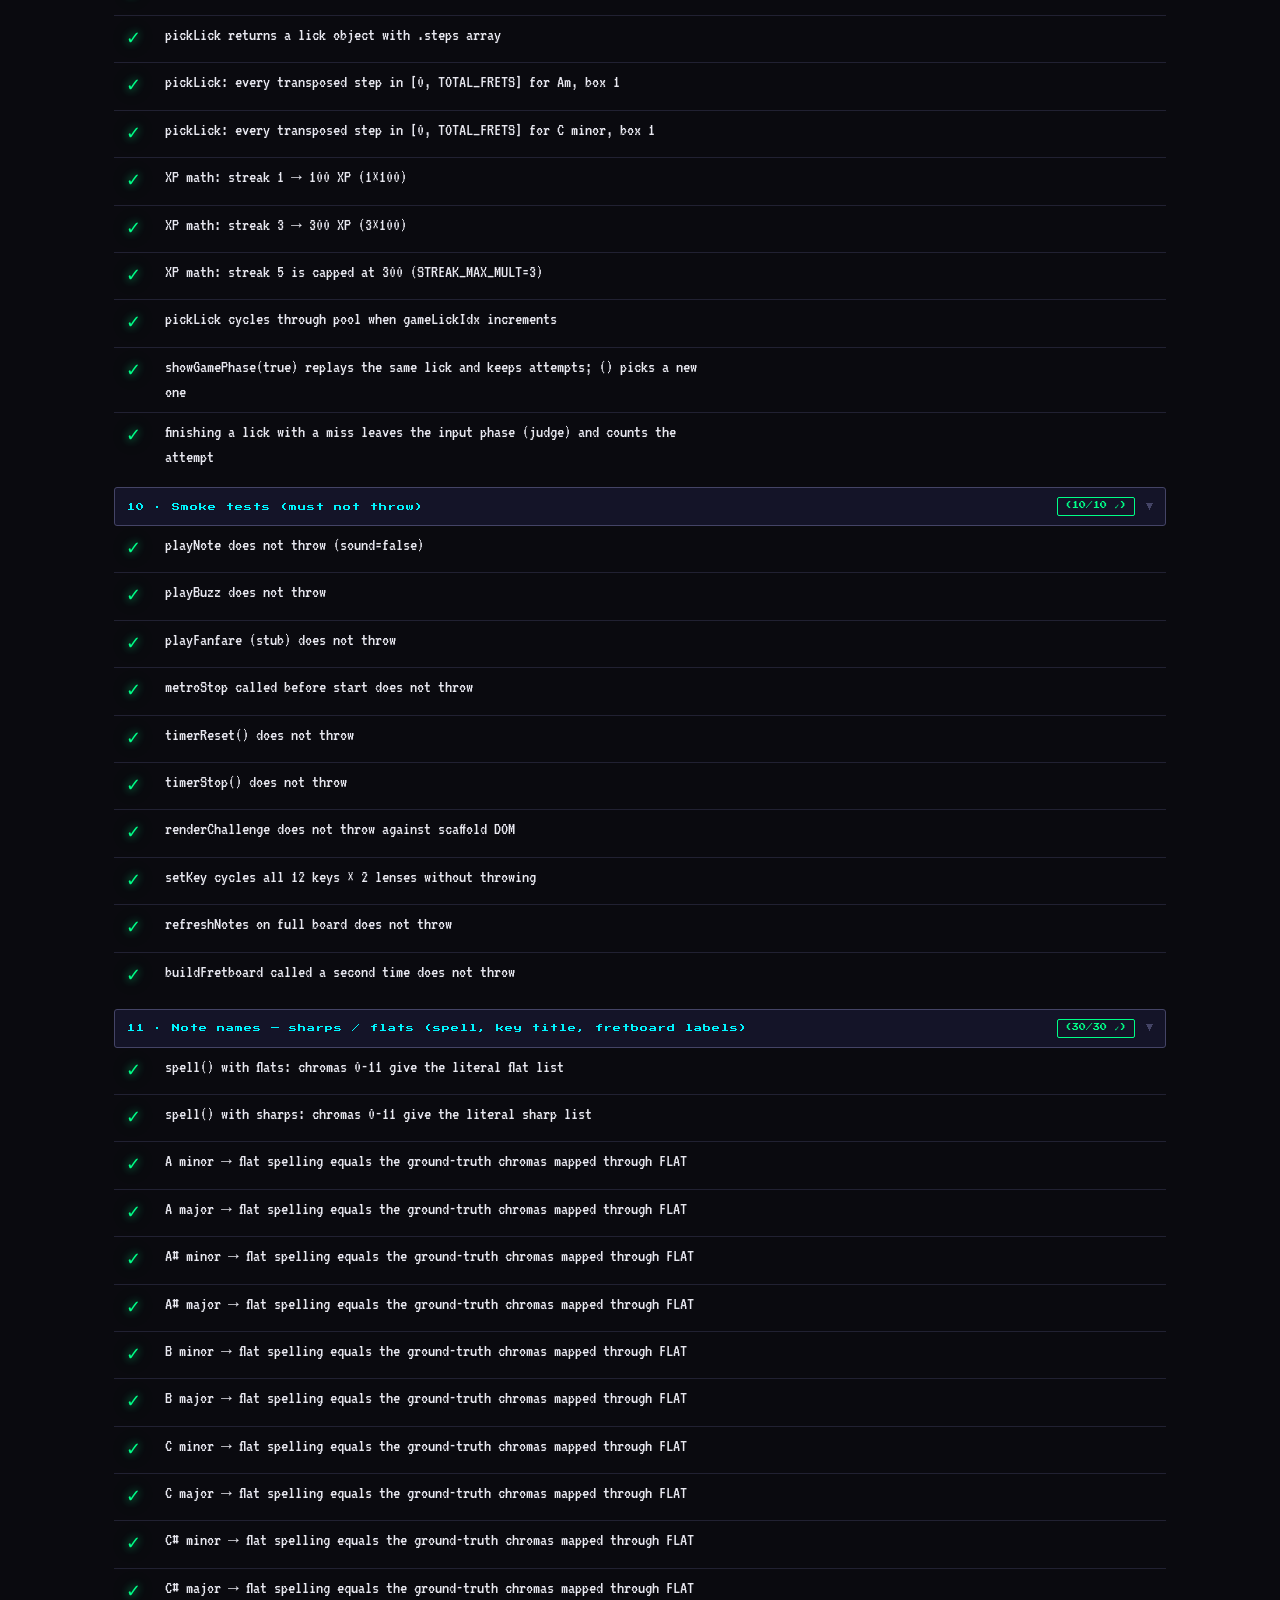
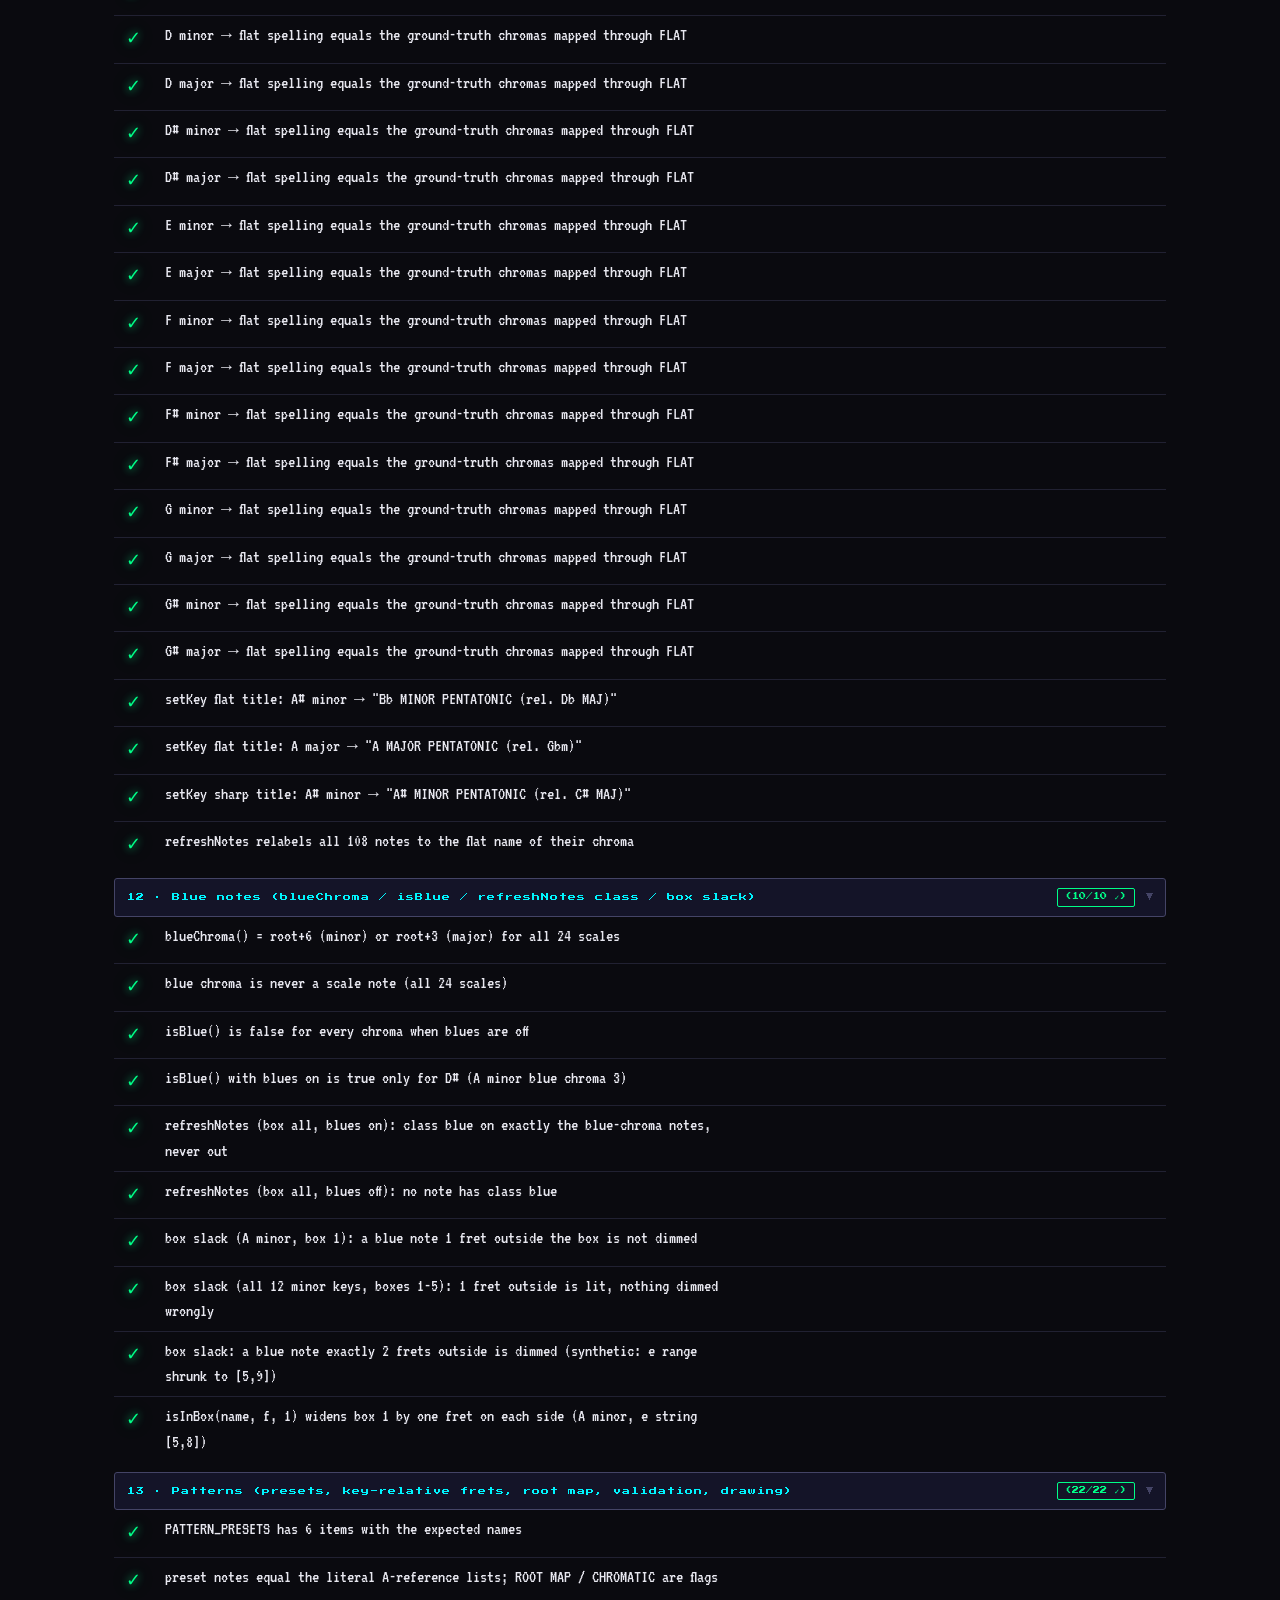
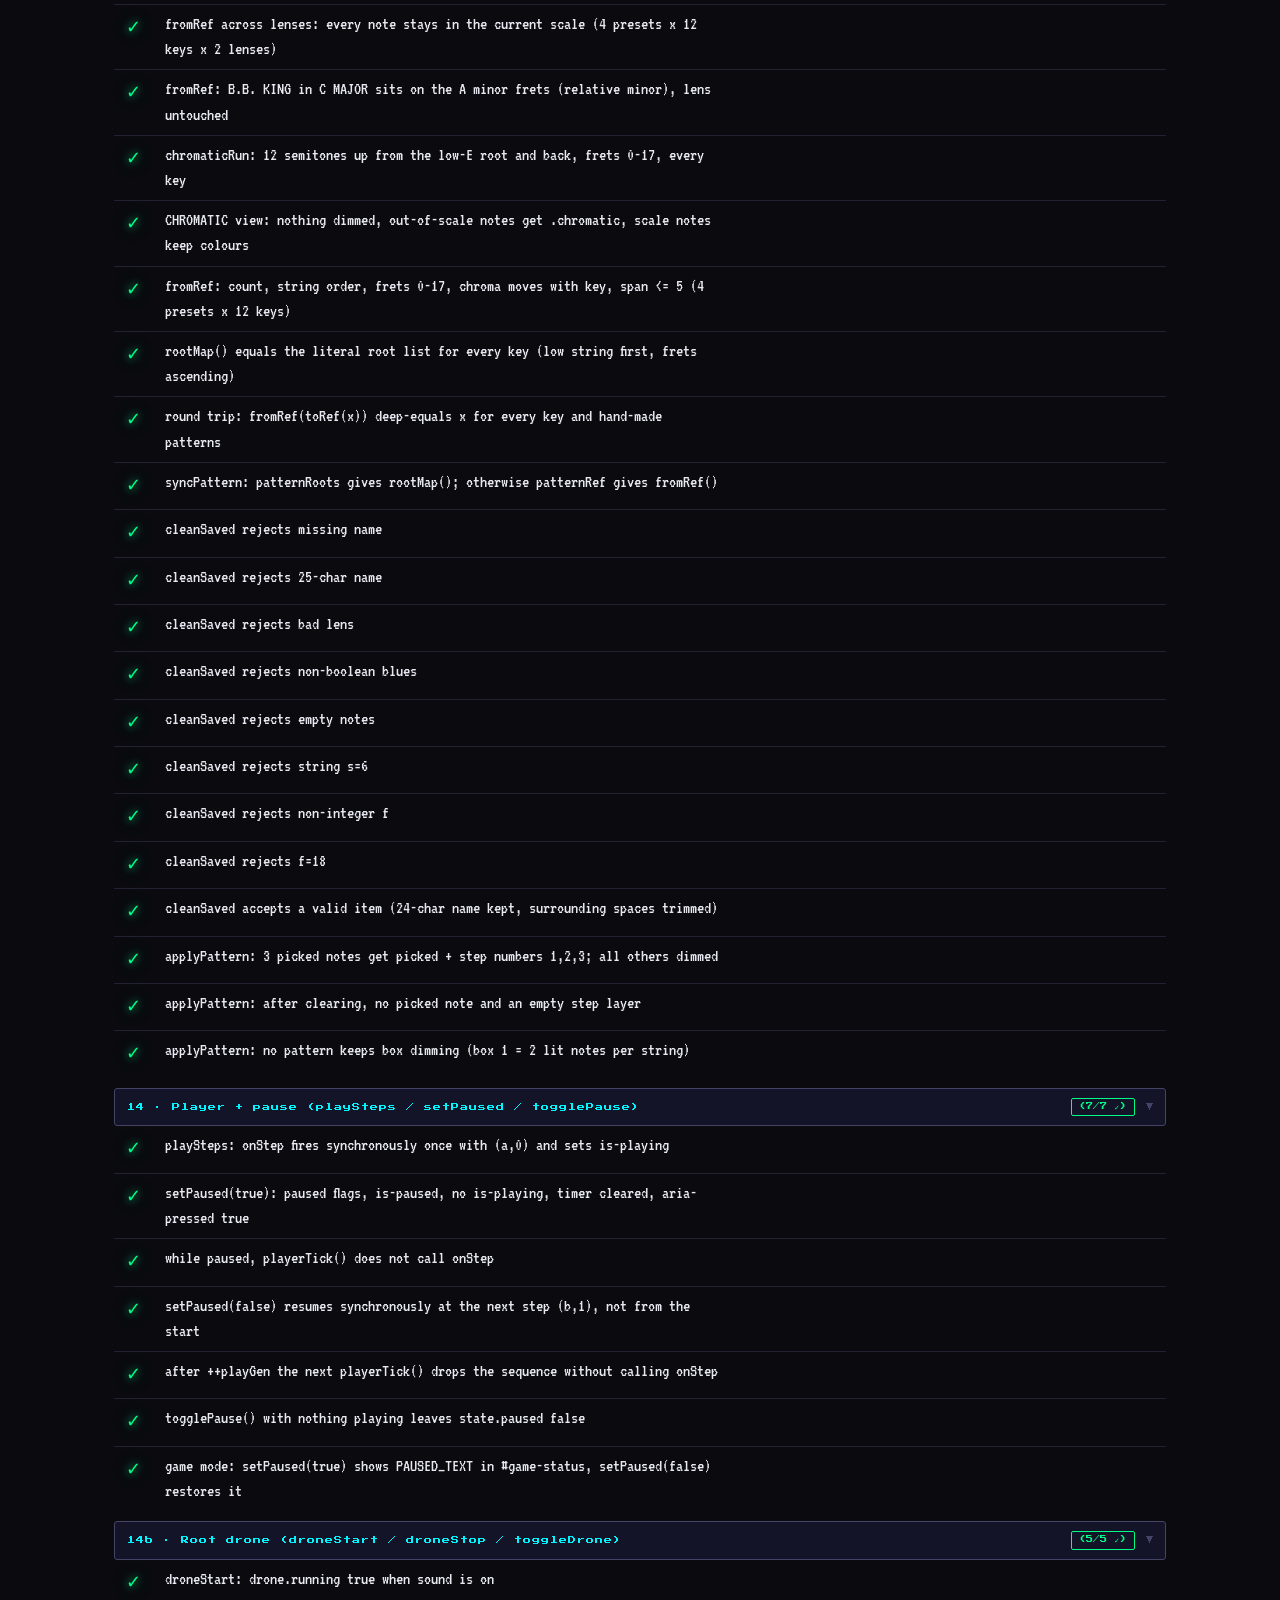
<file: tests/tests.html>
<!DOCTYPE html>
<html lang="en">
<head>
<!-- ---
purpose: SYSTEM DIAGNOSTICS page: loads the app scripts and tests/tests-*.js, renders the report
exports: none (page; defines window.renderTestReport)
depends: ../js/*.js (ordered, no app.js), tests-lib.js and the tests-*.js suites
--- -->
<meta charset="UTF-8" />
<meta name="viewport" content="width=device-width, initial-scale=1.0" />
<title>PENTATONIC ARCADE — SYSTEM DIAGNOSTICS</title>
<link rel="preconnect" href="https://fonts.googleapis.com" />
<link rel="preconnect" href="https://fonts.gstatic.com" crossorigin />
<link href="https://fonts.googleapis.com/css2?family=Press+Start+2P&family=VT323:wght@400&display=swap" rel="stylesheet" />

<style>
  :root {
    --bg:         #0a0a0f;
    --bg2:        #0f0f1a;
    --bg3:        #141428;
    --cyan:       #00f5ff;
    --green:      #00ff88;
    --red:        #ff2244;
    --amber:      #ffaa00;
    --pink:       #ff44aa;
    --white:      #e8e8f0;
    --dim:        #444466;
    --font-px:    'Press Start 2P', monospace;
    --font-vt:    'VT323', monospace;
    --scanline:   0.13;
    --glow-cyan:  0 0 8px var(--cyan), 0 0 22px rgba(0,245,255,.35);
    --glow-green: 0 0 8px var(--green), 0 0 22px rgba(0,255,136,.35);
    --glow-red:   0 0 8px var(--red),  0 0 22px rgba(255,34,68,.35);
    --glow-amber: 0 0 8px var(--amber),0 0 20px rgba(255,170,0,.3);
  }

  *, *::before, *::after { box-sizing: border-box; margin: 0; padding: 0; }

  html { scroll-behavior: smooth; }

  body {
    background: var(--bg);
    color: var(--white);
    font-family: var(--font-px);
    font-size: 10px;
    line-height: 1.8;
    min-height: 100vh;
    overflow-x: hidden;
    position: relative;
  }

  /* CRT scanlines */
  body::before {
    content: '';
    pointer-events: none;
    position: fixed;
    inset: 0;
    z-index: 9999;
    background: repeating-linear-gradient(
      to bottom,
      transparent 0px,
      transparent 3px,
      rgba(0,0,0,var(--scanline)) 3px,
      rgba(0,0,0,var(--scanline)) 4px
    );
  }

  /* CRT phosphor vignette */
  body::after {
    content: '';
    pointer-events: none;
    position: fixed;
    inset: 0;
    z-index: 9998;
    background: radial-gradient(ellipse at 50% 50%, transparent 60%, rgba(0,0,0,.55) 100%);
  }

  /* ───── LAYOUT ───── */
  .page {
    max-width: 1100px;
    margin: 0 auto;
    padding: 32px 24px 64px;
  }

  /* ───── HEADER ───── */
  .site-header {
    text-align: center;
    padding: 32px 0 24px;
    border-bottom: 1px solid var(--dim);
    margin-bottom: 32px;
    position: relative;
  }
  .site-header::after {
    content: '';
    position: absolute;
    bottom: -1px;
    left: 10%;
    width: 80%;
    height: 1px;
    background: var(--cyan);
    box-shadow: var(--glow-cyan);
  }

  .site-title {
    font-size: 20px;
    letter-spacing: 4px;
    color: var(--cyan);
    text-shadow: var(--glow-cyan);
    margin-bottom: 8px;
  }
  .site-title .accent { color: var(--pink); text-shadow: var(--glow-red); }

  .site-sub {
    font-size: 9px;
    color: var(--dim);
    letter-spacing: 3px;
  }

  /* ───── STATUS BANNER ───── */
  #status-banner {
    text-align: center;
    font-size: 16px;
    letter-spacing: 2px;
    padding: 18px 24px;
    border: 2px solid var(--dim);
    border-radius: 4px;
    margin: 24px 0 12px;
    transition: border-color .3s, box-shadow .3s, color .3s;
    background: var(--bg2);
  }
  #status-banner.pass {
    color: var(--green);
    border-color: var(--green);
    box-shadow: var(--glow-green), inset 0 0 30px rgba(0,255,136,.04);
    animation: pulse-green 2.4s ease-in-out infinite;
  }
  #status-banner.fail {
    color: var(--red);
    border-color: var(--red);
    box-shadow: var(--glow-red), inset 0 0 30px rgba(255,34,68,.04);
    animation: pulse-red 1.2s ease-in-out infinite;
  }
  #status-banner.pending { color: var(--dim); border-color: var(--dim); }

  @keyframes pulse-green {
    0%,100% { box-shadow: var(--glow-green), inset 0 0 30px rgba(0,255,136,.04); }
    50%      { box-shadow: 0 0 18px var(--green), 0 0 50px rgba(0,255,136,.5), inset 0 0 40px rgba(0,255,136,.07); }
  }
  @keyframes pulse-red {
    0%,100% { box-shadow: var(--glow-red); }
    50%      { box-shadow: 0 0 18px var(--red), 0 0 50px rgba(255,34,68,.6); }
  }

  .summary-line {
    text-align: center;
    font-size: 9px;
    color: var(--dim);
    letter-spacing: 2px;
    margin-bottom: 28px;
  }
  .summary-line .cnt-pass { color: var(--green); }
  .summary-line .cnt-fail { color: var(--red); }
  .summary-line .cnt-total { color: var(--cyan); }

  /* ───── SECTION HEADERS ───── */
  .section-title {
    font-size: 10px;
    letter-spacing: 3px;
    color: var(--cyan);
    text-shadow: var(--glow-cyan);
    margin: 36px 0 14px;
    display: flex;
    align-items: center;
    gap: 10px;
  }
  .section-title::after {
    content: '';
    flex: 1;
    height: 1px;
    background: linear-gradient(90deg, var(--cyan) 0%, transparent 100%);
    opacity: .35;
  }

  /* ───── ENHARMONIC BANNER ───── */
  .enh-banner {
    border: 1px solid var(--amber);
    border-radius: 4px;
    background: rgba(255,170,0,.04);
    margin-bottom: 28px;
    overflow: hidden;
  }
  .enh-header {
    display: flex;
    justify-content: space-between;
    align-items: center;
    padding: 10px 14px;
    cursor: pointer;
    user-select: none;
    color: var(--amber);
    font-size: 8px;
    letter-spacing: 1px;
    transition: background .15s;
  }
  .enh-header:hover { background: rgba(255,170,0,.07); }
  .enh-header .arrow { transition: transform .2s; }
  .enh-banner.open .arrow { transform: rotate(180deg); }

  .enh-body {
    display: none;
    padding: 0 14px 14px;
    font-family: var(--font-vt);
    font-size: 18px;
    color: rgba(255,170,0,.85);
    line-height: 1.9;
  }
  .enh-banner.open .enh-body { display: block; }
  .enh-key { color: var(--amber); }
  .enh-note { color: var(--white); background: rgba(255,170,0,.12); padding: 1px 5px; border-radius: 2px; margin: 0 2px; font-size: 16px; }

  /* ───── SUITE TABLE ───── */
  .suite-block { margin-bottom: 10px; }

  .suite-hdr {
    display: flex;
    align-items: center;
    gap: 10px;
    padding: 9px 12px;
    background: var(--bg3);
    border: 1px solid var(--dim);
    border-radius: 3px;
    cursor: pointer;
    user-select: none;
    transition: border-color .15s, background .15s;
  }
  .suite-hdr:hover { border-color: var(--cyan); background: #1a1a30; }
  .suite-hdr .suite-name {
    flex: 1;
    font-size: 8px;
    letter-spacing: 1px;
    color: var(--cyan);
  }
  .suite-badge {
    font-size: 7px;
    padding: 2px 7px;
    border-radius: 2px;
    border: 1px solid;
  }
  .suite-badge.all-pass { color: var(--green); border-color: var(--green); }
  .suite-badge.has-fail { color: var(--red);   border-color: var(--red); }
  .suite-arrow { color: var(--dim); font-size: 8px; transition: transform .2s; }
  .suite-block.open .suite-arrow { transform: rotate(90deg); }

  .suite-rows { display: none; }
  .suite-block.open .suite-rows { display: table; width: 100%; border-collapse: collapse; }

  .test-row {
    display: table-row;
    border-bottom: 1px solid rgba(68,68,102,.4);
    transition: background .1s;
  }
  .test-row.fail-row { background: rgba(255,34,68,.05); }
  .test-row:last-child { border-bottom: none; }

  .test-row td {
    display: table-cell;
    padding: 7px 12px;
    vertical-align: top;
    font-family: var(--font-vt);
    font-size: 18px;
  }

  .td-led {
    width: 28px;
    padding-right: 6px;
    font-size: 16px;
    padding-top: 9px;
  }
  .led-pass { color: var(--green); text-shadow: var(--glow-green); }
  .led-fail { color: var(--red);   text-shadow: var(--glow-red); animation: blink-fail .8s step-end infinite; }

  @keyframes blink-fail {
    0%,100% { opacity: 1; }
    50%      { opacity: .3; }
  }

  .td-name { color: var(--white); line-height: 1.4; width: 55%; }
  .td-detail { color: rgba(255,34,68,.85); font-size: 15px; line-height: 1.4; }
  .td-detail .exp { color: var(--green); }
  .td-detail .got { color: var(--red); }

  /* ───── SCALE GRID ───── */
  .scale-grid-wrap {
    overflow-x: auto;
    padding-bottom: 8px;
  }

  .scale-grid {
    border-collapse: collapse;
    min-width: 640px;
    width: 100%;
  }

  .scale-grid th {
    font-size: 8px;
    letter-spacing: 2px;
    color: var(--dim);
    padding: 6px 10px;
    text-align: center;
    border-bottom: 1px solid var(--dim);
  }
  .scale-grid th.col-key { text-align: left; color: var(--cyan); width: 60px; }

  .scale-grid td {
    padding: 5px 8px;
    vertical-align: middle;
    border: 1px solid rgba(68,68,102,.3);
  }
  .scale-grid tr:hover td { background: rgba(0,245,255,.025); }

  .cell-key {
    font-size: 9px;
    color: var(--cyan);
    text-align: center;
    padding: 5px 4px;
    letter-spacing: 1px;
  }

  .scale-cell {
    transition: box-shadow .2s;
    border-radius: 3px;
    padding: 6px 8px !important;
  }
  .scale-cell.cell-pass {
    box-shadow: inset 0 0 0 1px rgba(0,255,136,.3), 0 0 6px rgba(0,255,136,.1);
  }
  .scale-cell.cell-fail {
    box-shadow: inset 0 0 0 1px rgba(255,34,68,.4), 0 0 8px rgba(255,34,68,.15);
    background: rgba(255,34,68,.04);
  }
  .scale-cell.cell-pending {
    box-shadow: inset 0 0 0 1px rgba(68,68,102,.4);
  }

  .scale-cell-top {
    font-family: var(--font-px);
    font-size: 7px;
    color: var(--dim);
    margin-bottom: 5px;
    letter-spacing: 1px;
  }
  .scale-cell-top .cell-root { color: var(--white); }
  .scale-cell-top .cell-lens-m  { color: var(--cyan); }
  .scale-cell-top .cell-lens-M  { color: var(--amber); }

  .note-chips {
    display: flex;
    flex-wrap: wrap;
    gap: 3px;
  }
  .note-chip {
    font-family: var(--font-vt);
    font-size: 16px;
    padding: 1px 6px;
    border-radius: 3px;
    line-height: 1.3;
    border: 1px solid;
  }
  .chip-root { color: var(--pink);  border-color: rgba(255,68,170,.45); background: rgba(255,68,170,.08); }
  .chip-note { color: var(--cyan);  border-color: rgba(0,245,255,.35);  background: rgba(0,245,255,.06); }
  .chip-pend { color: var(--dim);   border-color: rgba(68,68,102,.4);   background: transparent; }

  /* ───── FOOTER ───── */
  .site-footer {
    text-align: center;
    font-size: 7px;
    color: var(--dim);
    margin-top: 56px;
    padding-top: 16px;
    border-top: 1px solid rgba(68,68,102,.4);
    letter-spacing: 2px;
    line-height: 2.2;
  }
  .site-footer span { color: var(--cyan); }

  /* ───── LOADING STATE ───── */
  .loading-msg {
    text-align: center;
    color: var(--dim);
    font-size: 9px;
    letter-spacing: 2px;
    padding: 40px;
    animation: blink-dim 1s step-end infinite;
  }
  @keyframes blink-dim {
    0%,100% { opacity: 1; } 50% { opacity: .3; }
  }

  /* scrollbar */
  ::-webkit-scrollbar { width: 6px; height: 6px; }
  ::-webkit-scrollbar-track { background: var(--bg); }
  ::-webkit-scrollbar-thumb { background: var(--dim); border-radius: 3px; }
  ::-webkit-scrollbar-thumb:hover { background: var(--cyan); }
</style>
</head>
<body>
<div class="page">

  <!-- HEADER -->
  <header class="site-header">
    <h1 class="site-title">PENTATONIC <span class="accent">ARCADE</span></h1>
    <div class="site-sub">SYSTEM DIAGNOSTICS v1.0 &nbsp;·&nbsp; AUTOMATED TEST CONSOLE</div>
  </header>

  <!-- STATUS BANNER -->
  <div id="status-banner" class="pending">⬛ AWAITING TEST DATA…</div>
  <div class="summary-line">
    <span class="cnt-pass"><span id="pass-count">–</span> PASSED</span>
    &nbsp;·&nbsp;
    <span class="cnt-fail"><span id="fail-count">–</span> FAILED</span>
    &nbsp;·&nbsp;
    <span class="cnt-total"><span id="total-count">–</span> TOTAL</span>
  </div>

  <!-- ENHARMONIC INFO BANNER -->
  <!-- SUITE TABLE -->
  <div class="section-title">◉ TEST SUITES</div>
  <div id="suite-container">
    <div class="loading-msg">▌ LOADING TEST MODULES…</div>
  </div>

  <!-- SCALE GRID -->
  <div class="section-title">⬛ 24-SCALE VISUAL MATRIX</div>
  <div class="scale-grid-wrap">
    <div id="scale-grid-container">
      <div class="loading-msg">▌ COMPUTING SCALE DATA…</div>
    </div>
  </div>

  <!-- FOOTER -->
  <footer class="site-footer">
    <div>Open <span>tests.html</span> directly in Chrome (file://) — no server needed.</div>
    <div>Source files loaded: <span>data.js → audio.js → player.js → engine.js → game.js → practice.js → patterns.js</span></div>
    <div style="margin-top:6px;color:rgba(68,68,102,.7)">PENTATONIC ARCADE · SYSTEM DIAGNOSTICS · ALL RIGHTS RESERVED</div>
  </footer>

</div><!-- .page -->

<!-- ═══════════════════════════════════════════════════
     renderTestReport()  —  called by tests-report.js after setting
     window._testResults  and  window._scaleGrid
═══════════════════════════════════════════════════ -->
<script>
window.renderTestReport = function() {
  var results = window._testResults || [];
  var grid    = window._scaleGrid   || {};

  /* ── summary counts ── */
  var passed = results.filter(function(r){ return r.pass; }).length;
  var failed = results.length - passed;
  document.getElementById('pass-count').textContent  = passed;
  document.getElementById('fail-count').textContent  = failed;
  document.getElementById('total-count').textContent = results.length;

  /* ── status banner ── */
  var banner = document.getElementById('status-banner');
  if (failed === 0 && results.length > 0) {
    banner.className = 'pass';
    banner.textContent = '● ALL SYSTEMS GO';
  } else if (failed > 0) {
    banner.className = 'fail';
    banner.textContent = '▲ FAILURES DETECTED — ' + failed + ' TEST' + (failed===1?'':'S') + ' FAILED';
  }

  /* ── suite table ── */
  var suiteMap = {};
  var suiteOrder = [];
  results.forEach(function(r) {
    if (!suiteMap[r.suite]) { suiteMap[r.suite] = []; suiteOrder.push(r.suite); }
    suiteMap[r.suite].push(r);
  });

  var container = document.getElementById('suite-container');
  container.innerHTML = '';

  suiteOrder.forEach(function(suiteName, si) {
    var tests   = suiteMap[suiteName];
    var sFailed = tests.filter(function(t){ return !t.pass; }).length;
    var sPassed = tests.length - sFailed;

    var block = document.createElement('div');
    block.className = 'suite-block' + (sFailed === 0 ? ' open' : ' open'); // all open by default

    var badgeClass = sFailed === 0 ? 'suite-badge all-pass' : 'suite-badge has-fail';
    var badgeText  = sFailed === 0
      ? '(' + tests.length + '/' + tests.length + ' ✓)'
      : '(' + sPassed + '/' + tests.length + ' — ' + sFailed + ' FAIL)';

    var hdr = document.createElement('div');
    hdr.className = 'suite-hdr';
    hdr.innerHTML =
      '<span class="suite-name">' + escHtml(suiteName) + '</span>' +
      '<span class="' + badgeClass + '">' + badgeText + '</span>' +
      '<span class="suite-arrow">▶</span>';
    hdr.addEventListener('click', function(){ block.classList.toggle('open'); });
    block.appendChild(hdr);

    var tbody = document.createElement('tbody');
    tbody.className = 'suite-rows';

    tests.forEach(function(t) {
      var tr = document.createElement('tr');
      tr.className = 'test-row' + (t.pass ? '' : ' fail-row');

      var detailHtml = '';
      if (!t.pass && t.detail) {
        detailHtml = '<span class="exp">EXP: ' + escHtml(t.detail.expected || '') + '</span><br/>' +
                     '<span class="got">GOT: ' + escHtml(t.detail.actual   || '') + '</span>';
        if (t.detail.msg) detailHtml = escHtml(t.detail.msg);
      }

      tr.innerHTML =
        '<td class="td-led">' +
          (t.pass ? '<span class="led-pass">✓</span>' : '<span class="led-fail">✗</span>') +
        '</td>' +
        '<td class="td-name">' + escHtml(t.name) + '</td>' +
        '<td class="td-detail">' + detailHtml + '</td>';

      tbody.appendChild(tr);
    });
    block.appendChild(tbody);
    container.appendChild(block);
  });

  /* ── scale grid ── */
  var KEYS_ORDER = ['A','A#','B','C','C#','D','D#','E','F','F#','G','G#'];

  var table = document.createElement('table');
  table.className = 'scale-grid';

  var thead = document.createElement('thead');
  thead.innerHTML =
    '<tr>' +
    '<th class="col-key">KEY</th>' +
    '<th>MINOR PENTATONIC</th>' +
    '<th>MAJOR PENTATONIC</th>' +
    '</tr>';
  table.appendChild(thead);

  var tbody2 = document.createElement('tbody');
  KEYS_ORDER.forEach(function(key) {
    var tr = document.createElement('tr');

    var tdKey = document.createElement('td');
    tdKey.className = 'cell-key';
    tdKey.textContent = key;
    tr.appendChild(tdKey);

    ['MINOR','MAJOR'].forEach(function(lens) {
      var gridKey = key + ' ' + lens;
      var data    = grid[gridKey];
      var td      = document.createElement('td');
      td.className = 'scale-cell ' + (data ? (data.pass ? 'cell-pass' : 'cell-fail') : 'cell-pending');

      if (data) {
        var lensClass = lens === 'MINOR' ? 'cell-lens-m' : 'cell-lens-M';
        var topHtml =
          '<div class="scale-cell-top">' +
          '<span class="cell-root">' + escHtml(key) + '</span> ' +
          '<span class="' + lensClass + '">' + lens + '</span>' +
          '</div>';

        var chipsHtml = '<div class="note-chips">';
        var rootNote  = key; // first note of the scale == root by convention
        (data.notes || []).forEach(function(n, i) {
          var isRoot = (i === 0); // root is first note in our ground-truth arrays
          chipsHtml += '<span class="note-chip ' + (isRoot ? 'chip-root' : 'chip-note') + '">' + escHtml(n) + '</span>';
        });
        chipsHtml += '</div>';
        td.innerHTML = topHtml + chipsHtml;
      } else {
        td.innerHTML = '<div class="scale-cell-top">–</div><div class="note-chips"><span class="note-chip chip-pend">···</span></div>';
      }
      tr.appendChild(td);
    });
    tbody2.appendChild(tr);
  });
  table.appendChild(tbody2);

  var gridContainer = document.getElementById('scale-grid-container');
  gridContainer.innerHTML = '';
  gridContainer.appendChild(table);
};

function escHtml(s) {
  return String(s)
    .replace(/&/g,'&amp;')
    .replace(/</g,'&lt;')
    .replace(/>/g,'&gt;')
    .replace(/"/g,'&quot;');
}
</script>

<!-- ═══════════════════════════════════════════════════
     SOURCE FILES (real app code — engine.js / data.js / etc.)
     tests-*.js (framework, suites, report) loaded last, in tests-lib → report order
═══════════════════════════════════════════════════ -->

<!-- Minimal DOM scaffold that engine.js / game.js / audio.js need -->
<div id="fretboard"    style="display:none; position:absolute; left:-9999px;"></div>
<h2   id="level-title" style="display:none"></h2>
<!-- audio.js DOM refs — no null-guard in metroStop/timerStop/updateTimerDisplay -->
<button id="metro-start"  style="display:none">▶ START</button>
<button id="timer-toggle" style="display:none">▶ START</button>
<span   id="timer-display" style="display:none">05:00</span>
<button id="pause-btn" style="display:none"></button>
<div id="game-status" style="display:none"></div>
<!-- game.js updateGameHUD writes these -->
<div style="display:none"><span id="game-level"></span><span id="game-streak"></span><span id="game-lives"></span><span id="game-level-xp"></span><span id="game-best"></span></div>
<!-- patterns.js wires these at load; inert stand-ins for the index.html controls -->
<div style="display:none">
  <button id="pattern-build">✎ BUILD</button>
  <select id="pattern-select"></select>
  <input id="pattern-name" type="text" />
  <button id="pattern-save">SAVE</button>
  <button id="pattern-delete" disabled>DELETE</button>
  <button id="pattern-clear">CLEAR</button>
  <p id="pattern-info"></p>
  <button class="lens" data-lens="minor">MINOR</button>
  <button class="lens" data-lens="major">MAJOR</button>
  <button class="toggle" data-toggle="blues">+ BLUE NOTE</button>
</div>
<div style="display:none"><button id="quiz-btn"></button><section id="quiz-dock" hidden><button id="quiz-close"></button><button id="quiz-order"></button><p id="quiz-prompt"></p><span id="quiz-interval"></span><span id="quiz-heard"></span><b id="quiz-score"></b><b id="quiz-streak"></b><b id="quiz-best"></b><div id="quiz-keys"></div><button class="qm" data-qmode="see"></button><button class="qm" data-qmode="hear"></button><button class="qm" data-qmode="play"></button><span id="quiz-wave"></span><button id="quiz-replay" hidden></button></section></div>
<!-- STAND scaffold: no header.hud, so stand.js never auto-starts here -->
<div style="display:none"><button id="stand-btn"></button><nav id="stand-bar"><span id="stand-key"></span><span id="stand-box"></span><button id="stand-exit"></button></nav></div>
<div style="display:none"><button class="box" data-box="1"></button><button class="box" data-box="2"></button><button class="box" data-box="3"></button><button class="box" data-box="4"></button><button class="box" data-box="5"></button><button class="box" data-box="all"></button>
<div id="key-row"><button class="key" data-key-idx="0"></button><button class="key" data-key-idx="1"></button><button class="key" data-key-idx="2"></button><button class="key" data-key-idx="3"></button><button class="key" data-key-idx="4"></button><button class="key" data-key-idx="5"></button><button class="key" data-key-idx="6"></button><button class="key" data-key-idx="7"></button><button class="key" data-key-idx="8"></button><button class="key" data-key-idx="9"></button><button class="key" data-key-idx="10"></button><button class="key" data-key-idx="11"></button></div></div>

<script>
/* Stub globals that app.js normally provides.
   We skip app.js entirely (it const-declares state and boots the real DOM).
   engine.js and game.js read these as bare globals. */
window.state = {
  keyIdx:        0,
  lens:          'minor',
  box:           '1',
  labels:        true,
  sound:         false,   // silences Karplus audio during tests
  mode:          'explore',
  gameScore:     0,
  highScore:     0,
  gameStreak:    0,
  lickAttempts:  0,
  gameLickIdx:   0,
  gameInputStep: 0,
  gamePhase:     'idle',
  exploreSavedBox: '1',
  currentLick:   null,
  scaleChromas:  new Set(),
  activeBoxes:   null,
  accidentals:   'sharp',
  patternRef:    null,
  patternRoots:  false,
  pattern:       [],
  building:      false,
  blues:         false,
  paused:        false,
};
/* Stubs for DOM-touching helpers referenced by game.js */
window.onNoteClick   = function(){};
window.flashNote     = function(){};
window.updateGameHUD = function(){};
window.playFanfare   = function(){};
window.saveGame      = function(){};
window.loadGame      = function(){};
window.updateTimerDisplay = function(){};
/* app.js normally defines these selector helpers; patterns.js and engine.js call them */
window.$  = function(sel) { return document.querySelector(sel); };
window.$$ = function(sel) { return Array.from(document.querySelectorAll(sel)); };
</script>

<script src="../js/data.js"></script>
<script src="../js/audio.js"></script>
<script src="../js/drone.js"></script>
<script src="../js/player.js"></script>
<script src="../js/engine.js"></script>
<script src="../js/game.js"></script>
<script src="../js/practice.js"></script>
<script src="../js/changelog.js"></script>
<script src="../js/patterns.js"></script>
<script src="../js/quiz-piano.js"></script>
<script src="../js/mic.js"></script>
<script src="../js/quiz.js"></script>
<script src="../js/quiz-walk.js"></script>
<script src="../js/quiz-play.js"></script>
<script src="../js/stand.js"></script>
<script src="tests-lib.js"></script>
<script src="tests-core.js"></script>
<script src="tests-board.js"></script>
<script src="tests-game.js"></script>
<script src="tests-features.js"></script>
<script src="tests-patterns.js"></script>
<script src="tests-player.js"></script>
<script src="tests-changelog.js"></script>
<script src="tests-quiz.js"></script>
<script src="tests-mic.js"></script>
<script src="tests-play.js"></script>
<script src="tests-stand.js"></script>
<script src="tests-report.js"></script>

</body>
</html>
</file>
<file: css/themes.css>
/* Theme tokens: :root (CRT default) + body.theme-* overrides. Only file that sets theme colours. */
/* ── CRT (default) ─────────────────────────────────────── */
:root {
  --bg: #0a0014;
  --bg-2: #11002a;
  --cyan: #00f0ff;
  --magenta: #ff2bd6;
  --yellow: #ffe600;
  --green: #00ff8c;
  --blue-note: #1e50ff;
  --blue-rim: #8fb4ff;
  --marker: #f4d35e; /* fret side dots: one soft yellow on every theme */
  --dim: #4a3a6a;
  --fret-wood: #1a0a2e;
  --fret-line: #6a4ec9;
  --string: #c8b8ff;
  --text: #e8e0ff;
  --font-display: 'Press Start 2P', monospace;
  --font-body: 'VT323', monospace;
  --title-drop: 3px 3px 0 var(--magenta); /* offset title shadow: suits the pixel font only */
  --note-size: 8px; /* fret-note letters */
  --scanline-alpha: 0.18;
}

/* ── Tropical Night 🌴 ───────────────────────────────────── */
body.theme-tropical {
  --bg: #04141a;
  --bg-2: #071e27;
  --cyan: #22e0c8;
  --magenta: #ff5d73;
  --yellow: #ffd166;
  --green: #00e5a0;
  --blue-note: #1e50ff;
  --blue-rim: #8fb4ff;
  --dim: #3a5a55;
  --fret-wood: #031019;
  --fret-line: #0e4a44;
  --string: #4dd9c8;
  --text: #d4f5ee;
  --font-display: 'Fredoka', sans-serif;
  --font-body: 'Nunito', sans-serif;
  --title-drop: 0 0 0 transparent;
  --note-size: 10px;
  --scanline-alpha: 0.07;
  background:
    radial-gradient(ellipse 120% 60% at 20% 0%,   rgba(34, 224, 200, 0.10) 0%, transparent 55%),
    radial-gradient(ellipse 80%  80% at 80% 100%,  rgba(255, 93, 115, 0.08) 0%, transparent 55%),
    radial-gradient(ellipse 100% 70% at 50% 50%,  rgba(4, 40, 55, 0.95)   0%, transparent 80%),
    linear-gradient(170deg, #04141a 0%, #061e2e 35%, #08102a 65%, #04141a 100%);
}

/* ── Mission Control 🛰️ ──────────────────────────────────── */
body.theme-mission {
  --bg: #05070d;
  --bg-2: #090c18;
  --cyan: #3dd6ff;
  --magenta: #ff5b41;
  --yellow: #ffb000;
  --green: #39e87a;
  --blue-note: #1e50ff;
  --blue-rim: #8fb4ff;
  --dim: #2a3346;
  --fret-wood: #030509;
  --fret-line: #1a2a4a;
  --string: #3a6080;
  --text: #cde4f8;
  --font-display: 'Chakra Petch', sans-serif;
  --font-body: 'IBM Plex Sans', sans-serif;
  --title-drop: 0 0 0 transparent;
  --note-size: 10px;
  --scanline-alpha: 0.09;
  background:
    repeating-linear-gradient(0deg,   transparent, transparent 39px, rgba(61, 214, 255, 0.03) 40px),
    repeating-linear-gradient(90deg,  transparent, transparent 39px, rgba(61, 214, 255, 0.03) 40px),
    repeating-linear-gradient(0deg,   transparent, transparent 199px, rgba(61, 214, 255, 0.06) 200px),
    repeating-linear-gradient(90deg,  transparent, transparent 199px, rgba(61, 214, 255, 0.06) 200px),
    radial-gradient(ellipse 90% 50% at 50% 0%,   rgba(61, 214, 255, 0.06) 0%, transparent 65%),
    radial-gradient(ellipse 60% 40% at 85% 90%,  rgba(255, 91, 65, 0.05)  0%, transparent 55%),
    linear-gradient(180deg, #05070d 0%, #07091a 50%, #05070d 100%);
}

/* ── Blueprint ───────────────────────────────────────────── */
body.theme-blueprint {
  --bg: #0a1628;
  --bg-2: #0d1e38;
  --cyan: #00d4ff;
  --magenta: #ff6b9d;
  --yellow: #ffd166;
  --green: #06d6a0;
  --blue-note: #1e50ff;
  --blue-rim: #8fb4ff;
  --dim: #1e3a5a;
  --fret-wood: #081424;
  --fret-line: #1a5a8a;
  --string: #7ecef4;
  --text: #e8f4fd;
  --font-display: 'JetBrains Mono', monospace;
  --font-body: 'JetBrains Mono', monospace;
  --title-drop: 0 0 0 transparent;
  --scanline-alpha: 0.02;
  background:
    repeating-linear-gradient(0deg,  transparent, transparent 19px, rgba(0,212,255,0.055) 20px),
    repeating-linear-gradient(90deg, transparent, transparent 19px, rgba(0,212,255,0.055) 20px),
    repeating-linear-gradient(0deg,  transparent, transparent 99px, rgba(0,212,255,0.11)  100px),
    repeating-linear-gradient(90deg, transparent, transparent 99px, rgba(0,212,255,0.11)  100px),
    linear-gradient(150deg, #0a1628 0%, #0d1e38 100%);
}
</file>
<file: css/styles.css>
* { box-sizing: border-box; }

html, body {
  margin: 0;
  padding: 0;
  background: radial-gradient(ellipse at top, var(--bg-2), var(--bg) 70%);
  color: var(--text);
  font-family: var(--font-body);
  font-size: 20px;
  min-height: 100vh;
  overflow-x: clip;
}

/* Touch: quick taps skip zoom and grey flash; long press selects no text, but inputs stay editable. */
button, select, .fb-note, .pk { touch-action: manipulation; -webkit-tap-highlight-color: transparent; }
.hud, .controls, #fretboard, .quiz-dock, .stand-bar { -webkit-user-select: none; user-select: none; -webkit-touch-callout: none; }
.controls input { -webkit-user-select: text; user-select: text; }

.scanlines {
  position: fixed;
  inset: 0;
  pointer-events: none;
  background: repeating-linear-gradient(
    to bottom,
    rgba(0,0,0,0) 0,
    rgba(0,0,0,0) 2px,
    rgba(0,0,0,var(--scanline-alpha)) 3px,
    rgba(0,0,0,0) 4px
  );
  z-index: 1000;
  mix-blend-mode: multiply;
}

/* ---------- Level card ---------- */
.level-card {
  margin: 20px auto;
  max-width: 1100px;
  padding: 16px 22px;
  border: 2px solid var(--cyan);
  border-radius: 6px;
  background: linear-gradient(135deg, rgba(0,240,255,0.06), rgba(255,43,214,0.06));
  box-shadow: 0 0 24px rgba(0,240,255,0.25);
  position: relative;
}
.level-tag {
  position: absolute;
  top: -12px; left: 16px;
  background: var(--bg);
  border: 2px solid var(--yellow);
  color: var(--yellow);
  font-family: var(--font-display);
  font-size: 10px;
  padding: 4px 10px;
  border-radius: 4px;
}
.level-title {
  font-family: var(--font-display);
  font-size: 14px;
  color: var(--green);
  margin: 6px 0 6px;
  text-shadow: 0 0 6px rgba(0,255,140,0.5);
}
.level-blurb { font-size: 22px; margin: 0; color: var(--text); opacity: 0.85; }

/* ---------- Controls ---------- */
.controls {
  display: flex;
  flex-wrap: wrap;
  gap: 16px;
  justify-content: center;
  max-width: 1100px;
  margin: 0 auto 18px;
  padding: 0 16px;
}
.control-group {
  border: 2px solid var(--fret-line);
  border-radius: 4px;
  padding: 8px 14px 12px;
  background: rgba(0,0,0,0.3);
}
.control-group legend {
  font-family: var(--font-display);
  font-size: 9px;
  color: var(--magenta);
  padding: 0 6px;
}
.btn-row { display: flex; gap: 8px; flex-wrap: wrap; }

.arc-btn {
  font-family: var(--font-display);
  font-size: 11px;
  padding: 10px 14px;
  background: var(--bg-2);
  color: var(--text);
  border: 2px solid var(--fret-line);
  border-radius: 4px;
  cursor: pointer;
  letter-spacing: 1px;
  transition: transform 0.05s, box-shadow 0.15s, background 0.15s;
  box-shadow: 0 3px 0 var(--fret-line);
}
.arc-btn:hover { box-shadow: 0 3px 0 var(--cyan), 0 0 12px rgba(0,240,255,0.4); }
.arc-btn:active { transform: translateY(2px); box-shadow: 0 1px 0 var(--fret-line); }
.arc-btn.active {
  background: var(--magenta);
  color: var(--bg);
  border-color: var(--yellow);
  box-shadow: 0 3px 0 var(--yellow), 0 0 14px rgba(255,43,214,0.6);
}
.arc-btn.ghost {
  background: transparent;
  border-color: var(--green);
  color: var(--green);
  box-shadow: 0 3px 0 var(--green);
}
.arc-btn.ghost:hover { background: rgba(0,255,140,0.1); }
.arc-btn:disabled { opacity: 0.35; cursor: not-allowed; pointer-events: none; }

/* ---------- Fretboard ---------- */
.fretboard-wrap {
  max-width: 1200px;
  margin: 0 auto 24px;
  padding: 0 16px;
  overflow-x: auto;
}
#fretboard {
  background: linear-gradient(180deg, #2a1452 0%, var(--fret-wood) 100%);
  border: 3px solid var(--cyan);
  border-radius: 8px;
  box-shadow: 0 0 30px rgba(0,240,255,0.4), inset 0 0 30px rgba(0,0,0,0.6);
  padding: 18px 12px 24px;
  min-width: 900px;
}
body.theme-blueprint #fretboard,
body.theme-tropical #fretboard,
body.theme-mission #fretboard {
  background: linear-gradient(180deg, var(--bg-2) 0%, var(--fret-wood) 100%);
}

.fb-svg { width: 100%; height: auto; display: block; }

.fb-fret-line { stroke: var(--fret-line); stroke-width: 2; }
.fb-fret-line.nut { stroke: var(--yellow); stroke-width: 6; }
.fb-string { stroke: var(--string); stroke-width: 1.5; opacity: 0.8; }
.fb-string.thick { stroke-width: 2.5; }
.fb-marker { fill: var(--marker); opacity: 0.85; filter: drop-shadow(0 0 2px color-mix(in srgb, var(--marker) 70%, transparent)); }
.fb-fretnum.mark { opacity: 1; }
.fb-fretnum {
  fill: var(--cyan);
  font-family: var(--font-display);
  font-size: 9px;
  text-anchor: middle;
  opacity: 0.55;
}
.fb-stringlabel {
  fill: var(--text);
  font-family: var(--font-display);
  font-size: 9px;
  text-anchor: end;
  opacity: 0.8;
}

/* Notes */
.fb-note {
  cursor: pointer;
  transition: transform 0.08s;
  /* origin must live on the base state, else un-hover animates around the SVG corner (jump) */
  transform-origin: center;
  transform-box: fill-box;
}
.fb-note circle {
  transition: fill 0.15s, r 0.15s, filter 0.15s;
}
.fb-note text {
  font-family: var(--font-display);
  font-size: var(--note-size);
  text-anchor: middle;
  pointer-events: none;
  user-select: none;
}

.fb-note.in-scale circle { fill: var(--cyan); filter: drop-shadow(0 0 4px var(--cyan)); }
.fb-note.in-scale text { fill: var(--bg); }
.fb-note.root circle { fill: var(--magenta); filter: drop-shadow(0 0 6px var(--magenta)); }
.fb-note.root text { fill: var(--bg); }
.fb-note.out circle { fill: transparent; stroke: var(--dim); stroke-width: 1; }
.fb-note.out text { fill: var(--dim); opacity: 0.5; }
.fb-note.dimmed circle { opacity: 0.18; }
.fb-note.dimmed text { opacity: 0.18; }

.fb-note:hover { transform: scale(1.15); }
.fb-note.playing circle {
  fill: var(--yellow);
  filter: drop-shadow(0 0 10px var(--yellow));
  r: 16;
}
.fb-note.correct circle { fill: var(--green); filter: drop-shadow(0 0 10px var(--green)); r: 16; }
.fb-note.wrong circle { fill: #ff3030; filter: drop-shadow(0 0 10px #ff3030); r: 16; }

/* ---------- Legend ---------- */
.legend {
  display: flex;
  gap: 22px;
  justify-content: center;
  flex-wrap: wrap;
  max-width: 1100px;
  margin: 0 auto 24px;
  padding: 12px;
  font-size: 18px;
}
.legend-item { display: flex; align-items: center; gap: 8px; }
.dot {
  width: 14px; height: 14px; border-radius: 50%; display: inline-block;
}
.dot.root { background: var(--magenta); box-shadow: 0 0 8px var(--magenta); }
.dot.note { background: var(--cyan); box-shadow: 0 0 8px var(--cyan); }
.dot.dim { background: transparent; border: 1px solid var(--dim); }
.readout { color: var(--yellow); font-family: var(--font-display); font-size: 12px; }

/* ---------- Lesson ---------- */
.lesson {
  max-width: 1100px;
  margin: 0 auto 32px;
  padding: 18px 22px;
  border-left: 4px solid var(--green);
  background: rgba(0,255,140,0.04);
}
.lesson h3 {
  font-family: var(--font-display);
  font-size: 12px;
  color: var(--green);
  margin: 0 0 10px;
}
.lesson ul { margin: 0; padding-left: 20px; }
.lesson li { margin: 6px 0; }
.mono { font-family: var(--font-display); font-size: 13px; color: var(--yellow); }

/* ---------- Game panel ---------- */
#game-panel {
  max-width: 1100px;
  margin: 0 auto 16px;
  padding: 14px 22px;
  border: 2px solid var(--magenta);
  border-radius: 6px;
  background: rgba(0,0,0,0.4);
  box-shadow: 0 0 20px rgba(255,43,214,0.25);
  display: none;
  gap: 20px;
  align-items: center;
  flex-wrap: wrap;
}
#game-panel.visible { display: flex; }
.game-stat {
  font-family: var(--font-display);
  font-size: 10px;
  color: var(--cyan);
}
.game-stat span {
  display: block;
  font-size: 16px;
  color: var(--yellow);
  margin-top: 2px;
}
#game-status {
  font-family: var(--font-display);
  font-size: 11px;
  color: var(--green);
  flex: 1;
  text-align: center;
}

@media (max-width: 700px) {
  .level-title { font-size: 10px; }
}
</file>
<file: css/hud.css>
/* HUD: sticky header, root-drone chip, icon control rail, theme dropdown, pause button states. */

@keyframes blink { 50% { opacity: 0.15; } }

/* ---------- Header bar ---------- */
.hud {
  position: sticky;
  top: 0;
  z-index: 900;
  display: flex;
  justify-content: space-between;
  align-items: center;
  gap: 12px;
  flex-wrap: wrap;
  padding: 10px 16px;
  background: color-mix(in srgb, var(--bg) 78%, transparent);
  -webkit-backdrop-filter: blur(14px) saturate(140%);
  backdrop-filter: blur(14px) saturate(140%);
  border-bottom: 1px solid color-mix(in srgb, var(--magenta) 55%, transparent);
  box-shadow: 0 6px 24px -12px var(--magenta);
  transition: padding 0.2s;
}
body.scrolled .hud { padding: 6px 16px; }

/* ---------- Title ---------- */
.title {
  font-family: var(--font-display);
  font-size: 18px;
  margin: 0;
  letter-spacing: 2px;
  color: var(--cyan);
  text-shadow:
    0 0 8px var(--cyan),
    0 0 18px rgba(0,240,255,0.5),
    var(--title-drop);
  transition: font-size 0.2s;
}
.title .accent { color: var(--magenta); text-shadow: 0 0 8px var(--magenta); }
body.scrolled .title { font-size: 14px; }

/* ---------- Keycaps: drone chip + rail buttons share one raised-key look ---------- */
.hud { --key-line: color-mix(in srgb, var(--cyan) 30%, transparent); --key-edge: color-mix(in srgb, var(--cyan) 30%, var(--bg)); }
.hud-rail { display: flex; align-items: center; gap: 6px; }
.hud-chip,
.hud-btn {
  border: 1px solid var(--key-line);
  border-radius: 12px;
  background: linear-gradient(180deg, color-mix(in srgb, var(--cyan) 7%, var(--bg-2)), var(--bg-2));
  box-shadow: 0 3px 0 var(--key-edge);
}
.hud-chip { display: flex; align-items: center; gap: 10px; height: 42px; padding: 0 14px; }

/* ---------- Root drone chip (a button; first HUD element, left edge) ---------- */
.hud-chip.drone {
  position: relative;
  height: 42px;
  padding: 0 16px 0 12px;
  gap: 9px;
  font: inherit;
  color: var(--text);
  cursor: pointer;
  transition: border-color 0.15s, box-shadow 0.15s, color 0.15s, transform 0.05s;
}
.hud-chip.drone:hover { border-color: var(--cyan); color: var(--cyan); }
.hud-chip.drone:active { transform: translateY(2px); box-shadow: 0 1px 0 var(--key-edge); }
.hud-chip.drone:focus-visible { outline: 2px solid var(--cyan); outline-offset: 2px; }
.hud-chip.drone .ico-wave { width: 24px; height: 24px; opacity: 0.55; }
.hud-chip.drone:disabled { opacity: 0.45; cursor: not-allowed; border-color: var(--key-line); color: var(--text); }
.drone-key  { font-family: var(--font-display); font-size: 17.5px; color: var(--yellow); }
.drone-lens { font-family: var(--font-display); font-size: 11px; color: var(--cyan); opacity: 0.8; }
/* Anchored to the chip's left edge so the bubble stays on screen */
.hud-chip.drone[data-tip]::after { left: 0; transform: none; }

/* ON: magenta ring, icon lit, wave dashes flow along the path */
.hud-chip.drone[aria-pressed="true"] {
  border-color: var(--magenta);
  box-shadow: 0 3px 0 var(--key-edge), 0 0 0 1px var(--magenta), 0 0 18px -4px var(--magenta);
}
.hud-chip.drone[aria-pressed="true"] .ico-wave { color: var(--magenta); opacity: 1; }
.hud-chip.drone[aria-pressed="true"] .ico-wave path {
  stroke-dasharray: 4 3;
  animation: drone-flow 0.9s linear infinite;
}
@keyframes drone-flow {
  from { stroke-dashoffset: 0; }
  to   { stroke-dashoffset: -14; }
}

/* ---------- Rail buttons ---------- */
.hud-btn {
  position: relative;
  display: inline-flex;
  align-items: center;
  justify-content: center;
  gap: 8px;
  width: 42px;
  height: 42px;
  padding: 0;
  color: var(--text);
  cursor: pointer;
  transition: color 0.15s, border-color 0.15s, box-shadow 0.15s, transform 0.05s;
}
.hud-btn:hover {
  color: var(--cyan);
  border-color: var(--cyan);
  box-shadow: 0 3px 0 var(--key-edge), 0 0 14px -4px var(--cyan);
}
.hud-btn:focus-visible { outline: 2px solid var(--cyan); outline-offset: 2px; }
.hud-btn:active { transform: translateY(2px); box-shadow: 0 1px 0 var(--key-edge); }
.hud-btn--wide { width: auto; padding: 0 13px 0 11px; }
.hud-label { font-family: var(--font-display); font-size: 10px; letter-spacing: 0.5px; text-transform: uppercase; }

.ico {
  width: 18px;
  height: 18px;
  flex: none;
  fill: none;
  stroke: currentColor;
  stroke-width: 2;
  stroke-linecap: round;
  stroke-linejoin: round;
}

/* ---------- Tooltips (data-tip, never title=) ---------- */
[data-tip]::after {
  content: attr(data-tip);
  position: absolute;
  top: calc(100% + 10px);
  left: 50%;
  z-index: 2;
  transform: translateX(-50%);
  padding: 5px 8px;
  font-family: var(--font-display);
  font-size: 8px;
  line-height: 1.4;
  white-space: nowrap;
  color: var(--text);
  background: var(--bg);
  border: 1px solid var(--fret-line);
  border-radius: 6px;
  opacity: 0;
  pointer-events: none;
  transition: opacity 0.15s;
}
[data-tip]:hover::after,
[data-tip]:focus-visible::after { opacity: 1; }
/* Last rail button: anchor the bubble to the right so it stays on screen */
.hud-rail > :last-child[data-tip]::after { left: auto; right: 0; transform: none; }

/* ---------- Pause button: body.is-playing / body.is-paused ---------- */
#pause-btn .ico-play,
#pause-btn .eq { display: none; }
#pause-btn .ico-pause { display: block; opacity: 0.5; }
#pause-btn:hover .ico-pause,
#pause-btn:focus-visible .ico-pause { opacity: 1; }

body.is-playing #pause-btn .ico-pause { display: none; }
body.is-playing #pause-btn .eq { display: flex; }
body.is-playing #pause-btn:hover .ico-pause,
body.is-playing #pause-btn:focus-visible .ico-pause { display: block; }
body.is-playing #pause-btn:hover .eq,
body.is-playing #pause-btn:focus-visible .eq { display: none; }

body.is-paused #pause-btn .ico-pause,
body.is-paused #pause-btn .eq { display: none; }
body.is-paused #pause-btn .ico-play { display: block; color: var(--yellow); }
body.is-paused #pause-btn { animation: pause-ring 1.4s ease-out infinite; }
@keyframes pause-ring {
  0% { box-shadow: 0 3px 0 var(--key-edge), inset 0 0 0 0 color-mix(in srgb, var(--yellow) 70%, transparent); }
  70%, 100% { box-shadow: 0 3px 0 var(--key-edge), inset 0 0 0 9px transparent; }
}

.eq { align-items: flex-end; gap: 3px; height: 18px; }
.eq i {
  display: block;
  width: 3px;
  height: 10px;
  background: var(--green);
  border-radius: 1px;
  animation: eq-bar 0.9s ease-in-out infinite alternate;
}
.eq i:nth-child(2) { animation-delay: -0.3s; }
.eq i:nth-child(3) { animation-delay: -0.6s; }
@keyframes eq-bar {
  from { height: 4px; }
  to { height: 16px; }
}

/* ---------- Theme dropdown ---------- */
.theme-picker { display: flex; }
#theme-swatch { display: inline-flex; }
.swatch { display: block; width: 34px; height: 18px; flex: none; }
.ico-chev { width: 14px; height: 14px; }

/* Native popover: top/right are set by hud.js from the trigger's position */
#theme-menu {
  position: fixed;
  inset: auto;
  margin: 0;
  min-width: 220px;
  padding: 6px;
  border: 1px solid var(--fret-line);
  border-radius: 14px;
  background: var(--bg-2);
  color: var(--text);
  box-shadow: 0 18px 40px -12px rgba(0,0,0,0.7), 0 0 0 1px color-mix(in srgb, var(--cyan) 15%, transparent);
  opacity: 0;
  transform: translateY(-4px);
  transition: opacity 0.15s, transform 0.15s, display 0.15s allow-discrete, overlay 0.15s allow-discrete;
}
#theme-menu:popover-open { opacity: 1; transform: none; }
@starting-style {
  #theme-menu:popover-open { opacity: 0; transform: translateY(-4px); }
}

.theme-btn {
  display: grid;
  grid-template-columns: 34px 1fr 14px;
  align-items: center;
  gap: 10px;
  width: 100%;
  padding: 8px 10px;
  border: 0;
  border-radius: 10px;
  background: transparent;
  color: var(--text);
  font-family: var(--font-body);
  font-size: 18px;
  text-align: left;
  cursor: pointer;
}
.theme-btn:hover,
.theme-btn:focus-visible { background: color-mix(in srgb, var(--cyan) 12%, transparent); }
.theme-btn:focus-visible { outline: 2px solid var(--cyan); outline-offset: -2px; }
.theme-btn .check { display: none; width: 14px; height: 14px; color: var(--cyan); }
.theme-btn[aria-checked="true"] .check { display: block; }
.theme-btn[aria-checked="true"] .theme-name { color: var(--cyan); }

/* ---------- Reduced motion: no pulsing, bouncing or sliding ---------- */
@media (prefers-reduced-motion: reduce) {
  .eq i, body.is-paused #pause-btn, .hud-chip.drone[aria-pressed="true"] .ico-wave path { animation: none; }
  .hud, .title, .hud-btn, .theme-btn, #theme-menu, [data-tip]::after { transition: none; }
}

/* ---------- Phone width ---------- */
@media (max-width: 700px) {
  .title { font-size: 12px; }
  /* Three wrapped rows would eat the screen; scrolled = drone + controls only */
  body.scrolled .title { display: none; }
  .hud-chip.drone { height: 38px; }
  .drone-lens { display: none; }
  .hud-rail { gap: 4px; }
  .hud-btn { width: 36px; height: 36px; }
  .hud-btn--wide { width: auto; padding: 0 8px; }
  #practice-btn, #help-btn { width: 36px; padding: 0; }
  #theme-name, .hud-label { display: none; }
  .theme-btn { font-size: 12px; }
}
</file>
<file: css/modals.css>
/* Overlay dialogs: modal shell, help keycaps, Practice Lab, Learning lessons, win screen. */
/* ---------- Modals ---------- */
.modal {
  position: fixed;
  inset: 0;
  background: rgba(0,0,0,0.8);
  display: flex;
  align-items: center;
  justify-content: center;
  z-index: 2000;
}
.modal.hidden { display: none; }
.modal-box {
  background: var(--bg-2);
  border: 2px solid var(--cyan);
  border-radius: 8px;
  padding: 32px 40px;
  max-width: 920px;
  width: 94%;
  position: relative;
  max-height: 85vh;
  overflow-y: auto;
  box-shadow: 0 0 40px rgba(0,240,255,0.3);
}
.modal-box h2 {
  font-family: var(--font-display);
  font-size: 12px;
  color: var(--cyan);
  margin: 18px 0 10px;
}
.modal-box h2:first-of-type { margin-top: 0; }
.modal-box ul { padding-left: 20px; margin: 0 0 10px; }
.modal-box li { margin: 5px 0; }
.modal-box p { margin: 6px 0; }
.modal-close {
  position: absolute;
  top: 10px; right: 14px;
  background: none;
  border: none;
  color: var(--text);
  font-size: 22px;
  cursor: pointer;
  line-height: 1;
  opacity: 0.7;
}
.modal-close:hover { opacity: 1; }
.kbd {
  display: inline-block;
  font-family: var(--font-display);
  font-size: 9px;
  background: var(--bg);
  border: 1px solid var(--fret-line);
  border-radius: 3px;
  padding: 2px 6px;
  color: var(--yellow);
}

/* Help shortcuts: keycap tiles; hovering a tile presses its keys */
.keymap {
  display: grid;
  grid-template-columns: repeat(2, minmax(0, 1fr));
  gap: 8px;
  margin: 0 0 10px;
}
.keymap > div {
  display: flex;
  align-items: center;
  gap: 12px;
  padding: 8px 10px;
  border: 1px solid color-mix(in srgb, var(--fret-line) 70%, transparent);
  border-radius: 8px;
  background: color-mix(in srgb, var(--bg) 55%, transparent);
  transition: border-color 0.15s, background 0.15s;
}
.keymap > div:hover { border-color: var(--cyan); background: color-mix(in srgb, var(--cyan) 7%, transparent); }
.keymap dt { display: flex; align-items: center; gap: 5px; flex: none; }
.keymap dt i { font-style: normal; font-size: 14px; opacity: 0.55; }
.keymap dd { margin: 0; font-size: 17px; line-height: 1.2; }
.keymap kbd, .keymap-note kbd {
  display: inline-flex;
  align-items: center;
  justify-content: center;
  min-width: 26px;
  height: 26px;
  padding: 0 7px;
  border: 1px solid var(--fret-line);
  border-bottom-width: 3px;
  border-radius: 5px;
  background: linear-gradient(180deg, var(--bg-2), var(--bg));
  color: var(--yellow);
  font-family: var(--font-display);
  font-size: 10px;
  box-shadow: 0 2px 0 rgba(0,0,0,0.45);
  transition: transform 0.08s, border-bottom-width 0.08s, box-shadow 0.08s;
}
.keymap kbd.wide, .keymap-note kbd.wide { min-width: 52px; font-size: 8px; }
.keymap > div:hover kbd { transform: translateY(2px); border-bottom-width: 1px; box-shadow: 0 0 10px color-mix(in srgb, var(--yellow) 35%, transparent); }
.keymap-note { font-size: 16px; opacity: 0.8; }
.keymap-note kbd { min-width: 20px; height: 20px; padding: 0 5px; font-size: 8px; border-bottom-width: 2px; vertical-align: 1px; }
@media (min-width: 860px) { .keymap { grid-template-columns: repeat(3, minmax(0, 1fr)); } }
@media (max-width: 480px) { .keymap { grid-template-columns: 1fr; } }

/* ---------- Practice Lab ---------- */
/* Two columns: drills | 7-day, backing tracks full width, metronome | timer */
#practice-modal .modal-box {
  display: grid;
  grid-template-columns: repeat(2, minmax(0, 1fr));
  column-gap: 40px;
  align-content: start;
}
#practice-modal h2, #practice-modal .practice-section:nth-of-type(3) { grid-column: 1 / -1; }
#practice-modal .practice-section:nth-of-type(3) ul { columns: 2; column-gap: 40px; }
#practice-modal .practice-section:nth-of-type(3) li { margin: 0 0 8px; }   /* no top margin, so both columns start level */
.practice-section { margin-bottom: 18px; }
.practice-section h3 {
  font-family: var(--font-display);
  font-size: 10px;
  color: var(--yellow);
  margin: 0 0 8px;
  border-bottom: 1px solid var(--fret-line);
  padding-bottom: 4px;
}
.practice-section ul { padding-left: 18px; margin: 0; }
.practice-section li { margin: 4px 0; font-size: 18px; }
.day-check { display: flex; align-items: flex-start; gap: 8px; margin: 5px 0; font-size: 17px; }
.day-check input[type=checkbox] { margin-top: 3px; cursor: pointer; accent-color: var(--green); width: 16px; height: 16px; }
.day-check.done label { text-decoration: line-through; opacity: 0.5; }

/* Metronome */
.metro-controls {
  display: flex;
  align-items: center;
  gap: 10px;
  flex-wrap: wrap;
  margin-top: 6px;
}
.metro-controls input[type=range] {
  width: 120px;
  accent-color: var(--cyan);
}
.metro-controls input[type=number] {
  width: 60px;
  font-family: var(--font-display);
  font-size: 12px;
  background: var(--bg);
  color: var(--cyan);
  border: 1px solid var(--fret-line);
  border-radius: 3px;
  padding: 4px 6px;
  text-align: center;
}
#metro-beat-indicator {
  width: 14px; height: 14px;
  border-radius: 50%;
  background: var(--dim);
  transition: background 0.05s;
  display: inline-block;
}
#metro-beat-indicator.on { background: var(--cyan); box-shadow: 0 0 8px var(--cyan); }

/* Timer */
.timer-controls {
  display: flex;
  align-items: center;
  gap: 10px;
  flex-wrap: wrap;
  margin-top: 6px;
}
#timer-display {
  font-family: var(--font-display);
  font-size: 20px;
  color: var(--yellow);
  min-width: 60px;
}

/* Learning modal */
.lesson-body { font-family: var(--font-body); font-size: 18px; line-height: 1.7; color: var(--text); }
.lesson-body p  { margin: 10px 0; }
.lesson-body ul, .lesson-body ol { margin: 8px 0 8px 20px; }
.lesson-body li { margin: 4px 0; }
.lesson-body b  { color: var(--cyan); }
.lesson-body em { color: var(--yellow); font-style: normal; }

.learn-nav {
  display: flex;
  align-items: center;
  justify-content: space-between;
  margin-top: 22px;
  gap: 12px;
}
#learn-dots {
  display: flex;
  gap: 8px;
  align-items: center;
}
.learn-dot {
  width: 10px; height: 10px;
  border-radius: 50%;
  background: var(--dim);
  cursor: pointer;
  transition: background 0.2s, transform 0.2s;
}
.learn-dot.active {
  background: var(--cyan);
  box-shadow: 0 0 8px var(--cyan);
  transform: scale(1.3);
}
.learn-dot:hover { background: var(--text); }
#learn-prev:disabled, #learn-next:disabled { opacity: 0.3; pointer-events: none; }

@media (max-width: 700px) {
  .modal-box { padding: 26px 18px; }
  #practice-modal .modal-box { grid-template-columns: 1fr; }
  #practice-modal .practice-section:nth-of-type(3) ul { columns: 1; }
}

/* Win screen */
#win-screen {
  position: fixed;
  inset: 0;
  background: rgba(0,0,0,0.92);
  display: none;
  flex-direction: column;
  align-items: center;
  justify-content: center;
  z-index: 3000;
  text-align: center;
  gap: 20px;
}
#win-screen.visible { display: flex; }
#win-screen h2 {
  font-family: var(--font-display);
  font-size: 24px;
  color: var(--yellow);
  text-shadow: 0 0 20px var(--yellow);
  animation: blink 0.8s steps(2) infinite;
}
#win-screen p {
  font-family: var(--font-display);
  font-size: 11px;
  color: var(--cyan);
}
</file>
<file: css/changelog.css>
/* Changelog list, new-release dot, show-me rows and the spotlight cut-out. */
.cl-release { margin-bottom: 16px; }
.cl-release h3 {
  display: flex;
  flex-wrap: wrap;
  align-items: baseline;
  gap: 8px;
  margin: 0 0 6px;
  padding-bottom: 4px;
  border-bottom: 1px solid var(--fret-line);
  font-family: var(--font-display);
  font-size: 10px;
  color: var(--yellow);
}
.cl-release time { margin-left: auto; color: var(--text); opacity: 0.6; }
.cl-release ul { list-style: none; padding-left: 0; }
.cl-release li { margin: 2px 0; font-size: 17px; line-height: 1.4; }
.cl-release li:not(:has(.cl-item)), .cl-item { padding: 6px 36px 6px 10px; }
.cl-release b { display: block; color: var(--cyan); }
/* A change with a selector is a "show me" row; the crosshair hints it points somewhere */
.cl-item {
  position: relative;
  display: block;
  width: 100%;
  border: 0;
  border-radius: 6px;
  background: none;
  color: inherit;
  font: inherit;
  text-align: left;
  cursor: pointer;
  transition: background 0.15s;
}
.cl-item:hover, .cl-item:focus-visible { background: color-mix(in srgb, var(--cyan) 10%, transparent); outline: none; }
.cl-item:focus-visible { box-shadow: inset 0 0 0 1px var(--cyan); }
.cl-go {
  position: absolute;
  right: 10px;
  top: 50%;
  width: 16px;
  height: 16px;
  margin-top: -8px;
  border-radius: 50%;
  border: 2px solid var(--yellow);
  background: radial-gradient(circle, var(--yellow) 0 2px, transparent 2.5px);
  opacity: 0.3;
  transition: opacity 0.15s, transform 0.3s;
}
.cl-item:hover .cl-go, .cl-item:focus-visible .cl-go { opacity: 1; transform: rotate(90deg) scale(1.15); }

/* Spotlight cut-out: one giant shadow dims the page, leaving a lit hole around the control */
#spotlight {
  position: fixed;
  z-index: 1500;
  pointer-events: none;
  border-radius: 10px;
  opacity: 0;
  box-shadow: 0 0 0 200vmax rgba(0,0,0,0.62), 0 0 0 2px var(--yellow), 0 0 28px 6px color-mix(in srgb, var(--yellow) 50%, transparent);
}
#spotlight.on { animation: spot-in 2.8s ease forwards; }
#spotlight::before {
  content: '';
  position: absolute;
  inset: -2px;
  border: 2px solid var(--yellow);
  border-radius: inherit;
  opacity: 0;
}
#spotlight.on::before { animation: spot-ring 0.9s ease-out 0.45s 2; }
#spotlight::after {
  content: attr(data-label);
  position: absolute;
  top: calc(100% + 12px);
  left: 50%;
  transform: translateX(-50%);
  white-space: nowrap;
  padding: 6px 10px;
  border-radius: 4px;
  background: var(--yellow);
  color: var(--bg);
  font-family: var(--font-display);
  font-size: 10px;
  letter-spacing: 1px;
  box-shadow: 0 0 18px color-mix(in srgb, var(--yellow) 60%, transparent);
}
@keyframes spot-in {
  0%   { opacity: 0; transform: scale(1.5); }
  14%  { opacity: 1; transform: scale(1); }
  85%  { opacity: 1; }
  100% { opacity: 0; }
}
@keyframes spot-ring { from { opacity: 1; transform: scale(1); } to { opacity: 0; transform: scale(1.35); } }
@media (prefers-reduced-motion: reduce) {
  #spotlight.on { animation: spot-fade 2.8s linear forwards; }
  #spotlight.on::before { animation: none; }
}
@keyframes spot-fade { 0%, 85% { opacity: 1; } 100% { opacity: 0; } }
#changelog-btn { position: relative; }
#changelog-btn.has-new::after {
  content: '';
  position: absolute;
  top: -5px;
  right: -5px;
  width: 10px;
  height: 10px;
  border-radius: 50%;
  background: var(--magenta);
  box-shadow: 0 0 0 2px var(--bg), 0 0 12px var(--magenta);
  animation: new-pulse 1.6s ease-in-out infinite;
}
@keyframes new-pulse { 50% { box-shadow: 0 0 0 2px var(--bg), 0 0 3px var(--magenta); } }
@media (prefers-reduced-motion: reduce) { #changelog-btn.has-new::after { animation: none; } }
</file>
<file: css/features.css>
/* Blue-note styling + note-name / blues controls */

/* Skips flash states so playing/correct/wrong still show on a blue note */
.fb-note.blue:not(.playing):not(.correct):not(.wrong) circle { fill: var(--blue-note); filter: drop-shadow(0 0 5px color-mix(in srgb, var(--blue-note) 75%, transparent)); stroke: var(--blue-rim); stroke-width: 1.5; stroke-dasharray: 3 2; }
/* Light label: dark text disappears on cobalt */
.fb-note.blue text { fill: #f2f6ff; }
.dot.blue { background: var(--blue-note); box-shadow: 0 0 8px color-mix(in srgb, var(--blue-note) 75%, transparent); outline: 1px dashed var(--blue-rim); outline-offset: 1px; }

/* CHROMATIC preset: out-of-scale notes stay readable, scale notes keep their colours */
.fb-note.chromatic circle { fill: var(--bg-2); stroke: var(--text); stroke-width: 1; stroke-opacity: 0.45; }
.fb-note.chromatic text { fill: var(--text); opacity: 0.85; }

/* .legend-item sets display:flex, which would beat the hidden attribute */
#legend-blue[hidden] { display: none; }

/* Custom patterns: picked notes keep full opacity; numbers show click order */
.fb-note.picked circle { stroke: var(--yellow); stroke-width: 3; }
.fb-step { fill: var(--yellow); font-family: var(--font-display); font-size: 8px; text-anchor: middle; paint-order: stroke; stroke: var(--bg); stroke-width: 3px; }

#pattern-select, #pattern-name {
  font-family: var(--font-display); font-size: 11px; padding: 10px 12px;
  background: var(--bg-2); color: var(--text);
  border: 2px solid var(--fret-line); border-radius: 4px;
}
#pattern-name { width: 9em; }
#pattern-select { max-width: 100%; }
#pattern-select:focus-visible, #pattern-name:focus-visible { outline: 2px solid var(--cyan); outline-offset: 2px; }
.pattern-info { margin: 8px 0 0; font-size: 18px; opacity: 0.85; max-width: 46ch; }
</file>
<file: css/quiz.css>
/* ---
purpose: NOTE QUIZ board and dock styles: hidden letters, reticle, dock, mode buttons, stats, hint
exports: none (stylesheet, loaded last)
depends: themes.css (tokens); quiz-cue.css and quiz-piano.css load after it
--- */

/* ---------- Board in quiz mode ---------- */
body.quiz-on .fb-note text { visibility: hidden; }
body.quiz-on .fb-note.quiz-reveal text { visibility: visible; }
body.quiz-on .fb-note:not(.quiz-target) { opacity: 0.45; }   /* context stays, the target pops */
body.quiz-on.quiz-hear .fb-note:not(.quiz-target) { opacity: 0.8; }   /* nothing to single out until the answer */

/* !important beats the per-note colour rules (root, blue, chromatic) so every target looks alike */
body.quiz-on .fb-note.quiz-target circle:not(.quiz-reticle) {
  fill: var(--text) !important;
  stroke: none !important;
  filter: drop-shadow(0 0 6px var(--yellow)) !important;
  transform-box: fill-box;
  transform-origin: center;
  r: 14;
  animation: quiz-breathe 1.6s ease-in-out infinite;
}
.fb-note.quiz-target text { fill: var(--bg); }   /* dark letter on the light target, once revealed */

/* Rotating ring; !important beats the blue and chromatic circle rules that also match it */
body.quiz-on .fb-note.quiz-target .quiz-reticle {
  fill: none !important;
  stroke: var(--yellow) !important;
  stroke-opacity: 1;
  stroke-width: 2;
  stroke-dasharray: 5 4 !important;
  filter: none !important;
  pointer-events: none;
  transform-box: fill-box;
  transform-origin: center;
  animation: quiz-spin 3.2s linear infinite;
}

@keyframes quiz-spin { to { transform: rotate(360deg); } }
@keyframes quiz-breathe {
  0%, 100% { transform: scale(1); }
  50%      { transform: scale(1.08); }
}

/* ---------- Dock ---------- */
.quiz-dock {
  position: relative;
  max-width: 720px;
  margin: -8px auto 24px;
  padding: 18px 22px 14px;
  background: var(--bg-2);
  border: 1px solid var(--fret-line);
  border-radius: 12px;
  box-shadow: 0 18px 40px color-mix(in srgb, var(--bg) 70%, transparent),
              0 0 0 1px color-mix(in srgb, var(--text) 3%, transparent) inset;
  animation: quiz-rise .28s ease-out;
}
.quiz-dock[hidden] { display: none; }
.quiz-dock::before {
  content: '';
  position: absolute;
  top: 0; left: 12px; right: 12px;
  height: 2px;
  border-radius: 2px;
  background: linear-gradient(90deg, var(--magenta), var(--cyan));
}
@keyframes quiz-rise {
  from { opacity: 0; transform: translateY(10px); }
  to   { opacity: 1; transform: none; }
}

.quiz-head {
  display: flex;
  flex-wrap: wrap;
  justify-content: space-between;
  align-items: center;
  gap: 12px;
  margin-bottom: 14px;
  padding-right: 28px;   /* room for the ✕ */
}
.quiz-mode {
  display: inline-flex;
  gap: 2px;
  padding: 3px;
  border: 1px solid var(--fret-line);
  border-radius: 999px;
  background: color-mix(in srgb, var(--bg) 60%, transparent);
}
.qm {
  border: 0;
  background: none;
  color: var(--text);
  opacity: .6;
  font-family: var(--font-display);
  font-size: 9px;
  letter-spacing: 1px;
  padding: 7px 12px;
  border-radius: 999px;
  cursor: pointer;
  transition: background .15s, color .15s, opacity .15s;
}
.qm:hover { opacity: 1; }
.qm.active { background: var(--cyan); color: var(--bg); opacity: 1; }
.qm:focus-visible { outline: 2px solid var(--cyan); outline-offset: 2px; }

.quiz-stats {
  display: flex;
  gap: 16px;
  font-family: var(--font-body);
  font-size: 18px;
  color: var(--text);
  opacity: .85;
}
.quiz-stats b { display: inline-block; color: var(--cyan); font-weight: inherit; }
#quiz-streak.bump { animation: quiz-bump .35s ease-out; }
@keyframes quiz-bump {
  0%   { transform: scale(1); }
  40%  { transform: scale(1.5); color: var(--green); }
  100% { transform: scale(1); }
}

.quiz-hint {
  margin: 12px 0 0;
  text-align: center;
  font-family: var(--font-body);
  font-size: 15px;
  color: var(--text);
  opacity: .55;
}

@media (max-width: 700px) {
  .quiz-dock { margin: 0 12px 20px; padding: 14px; }
  .quiz-stats { font-size: 16px; }
  .quiz-hint { display: none; }
  .qm { padding: 6px 9px; letter-spacing: 0; }   /* three mode buttons must fit 375 px */
}

@media (prefers-reduced-motion: reduce) {
  body.quiz-on .fb-note.quiz-target .quiz-reticle,
  body.quiz-on .fb-note.quiz-target circle:not(.quiz-reticle) { animation: none; }
  .quiz-dock, #quiz-streak.bump { animation: none; }
}
</file>
<file: css/quiz-cue.css>
/* ---
purpose: NOTE QUIZ cue row: prompt, interval line, PLAY IT heard readout, REPLAY, equaliser bars
exports: none (stylesheet, loaded after quiz.css)
depends: quiz.css (dock layout), quiz.js (sets --lvl on #quiz-wave, text of #quiz-interval and #quiz-heard)
--- */

.quiz-prompt {
  flex: 1 1 0;   /* takes the spare width, so the prompt wraps instead of pushing the readouts */
  min-width: 0;
  margin: 0;
  font-family: var(--font-display);
  font-size: 12px;
  color: var(--yellow);
  letter-spacing: 1px;
}
.quiz-cue {
  display: flex;
  align-items: center;
  gap: 10px;
  min-height: 34px;
  margin-bottom: 14px;
}
.quiz-replay { margin-left: auto; }
.quiz-replay[hidden] { display: none; }

/* Interval under the prompt: fades in after each answer, never wraps */
.quiz-interval {
  flex-shrink: 0;
  font-family: var(--font-body);
  font-size: 15px;
  color: var(--text);
  white-space: nowrap;
  opacity: 0;
  transition: opacity .3s;
}
.quiz-interval.show { opacity: .75; }

/* PLAY IT: the note the mic last heard */
.quiz-heard {
  display: none;
  margin-left: auto;
  font-family: var(--font-display);
  font-size: 10px;
  letter-spacing: 1px;
  color: var(--cyan);
  white-space: nowrap;
}
body.quiz-play .quiz-heard { display: inline; }

/* HEAR IT: a little equaliser that bounces when a note plays; PLAY IT: it shows the mic level */
.quiz-wave { display: none; align-items: flex-end; gap: 3px; height: 16px; }
body.quiz-hear .quiz-wave, body.quiz-play .quiz-wave { display: inline-flex; }
.quiz-wave i { width: 3px; height: 4px; border-radius: 2px; background: var(--cyan); }
.quiz-wave.playing i { animation: quiz-wave .9s ease-in-out; }
.quiz-wave.playing i:nth-child(2) { animation-delay: .08s; }
.quiz-wave.playing i:nth-child(3) { animation-delay: .16s; }
.quiz-wave.playing i:nth-child(4) { animation-delay: .24s; }
.quiz-wave.playing i:nth-child(5) { animation-delay: .32s; }
@keyframes quiz-wave { 50% { height: 16px; } }

/* PLAY IT: bars scale with --lvl (0..1, from JS); the outer bars are shorter */
body.quiz-play .quiz-wave i {
  height: 16px;
  transform-origin: 50% 100%;
  transform: scaleY(calc(.15 + var(--lvl, 0) * var(--k, 1) * .85));
  transition: transform .08s linear;
}
body.quiz-play .quiz-wave.playing i { animation: none; }
body.quiz-play .quiz-wave i:nth-child(1), body.quiz-play .quiz-wave i:nth-child(5) { --k: .6; }
body.quiz-play .quiz-wave i:nth-child(2), body.quiz-play .quiz-wave i:nth-child(4) { --k: .85; }

@media (max-width: 700px) {
  .quiz-cue { flex-wrap: wrap; }
  .quiz-interval { order: 2; flex-basis: 100%; min-height: 1.4em; }   /* own row: no jump when it appears */
}

@media (prefers-reduced-motion: reduce) {
  body.quiz-play .quiz-wave i, .quiz-interval { transition: none; }
  .quiz-wave.playing i { animation: none; }
}
</file>
<file: css/quiz-piano.css>
/* ---
purpose: NOTE QUIZ mini piano: key shapes, keycap letters, held and answer colours
exports: none (stylesheet, loaded after quiz-cue.css)
depends: quiz-piano.js (.pk markup and states), quiz.css (dock)
--- */

/* ---------- Mini piano ---------- */
.quiz-keys {
  position: relative;
  display: grid;
  grid-template-columns: repeat(7, 1fr);
  gap: 4px;
  height: 128px;
  user-select: none;
}
.pk {
  padding: 0 0 10px;
  margin: 0;
  border: 0;
  display: flex;
  align-items: flex-end;
  justify-content: center;
  font-family: var(--font-display);
  font-size: 10px;
  cursor: pointer;
  transition: transform .06s, box-shadow .15s, background .15s;
}
.pk.white {
  position: relative;
  background: linear-gradient(180deg, var(--text) 0%, color-mix(in srgb, var(--text) 82%, var(--bg)) 100%);
  color: var(--bg);
  border-radius: 0 0 7px 7px;
  box-shadow: inset 0 -6px 0 color-mix(in srgb, var(--bg) 18%, transparent), 0 3px 0 var(--fret-line);
}
/* Gap-corrected: boundary i of the 7 white columns sits at i * (100% + gap) / 7 */
.pk.black {
  position: absolute;
  top: 0;
  z-index: 1;
  width: 9%;
  height: 60%;
  left: calc(var(--slot) * (100% + 4px) / 7);
  transform: translateX(-50%);
  padding-bottom: 8px;
  font-size: 8px;
  background: linear-gradient(180deg, var(--bg-2), var(--bg));
  color: var(--text);
  border: 1px solid var(--fret-line);
  border-top: 0;
  border-radius: 0 0 6px 6px;
  box-shadow: 0 4px 0 color-mix(in srgb, var(--bg) 50%, transparent);
}
/* Keyboard letter on each key (the music-app row) */
.pk-cap {
  position: absolute;
  top: 8px;
  left: 50%;
  transform: translateX(-50%);
  padding: 2px 4px;
  border: 1px solid currentColor;
  border-radius: 3px;
  font-family: var(--font-display);
  font-size: 7px;
  line-height: 1;
  opacity: .45;
  pointer-events: none;
}
.pk.white:hover { filter: brightness(1.06); }
.pk.black:hover { border-color: var(--cyan); }
.pk:active { transform: translateY(2px); }
.pk.black:active { transform: translateX(-50%) translateY(2px); }
.pk:focus-visible { outline: 2px solid var(--cyan); outline-offset: 2px; }

/* Key held on the keyboard */
.pk.held { transform: translateY(2px); box-shadow: 0 0 16px var(--cyan); }
.pk.black.held { transform: translateX(-50%) translateY(2px); border-color: var(--cyan); }
.pk.white.held { filter: brightness(1.08); }

/* Feedback states come last so they beat the key shapes above */
.pk.right { background: var(--green); color: var(--bg); box-shadow: 0 0 18px var(--green); }
.pk.wrong { background: #ff3030; color: var(--bg); animation: quiz-shake .3s; }
.pk.reveal { box-shadow: 0 0 0 3px var(--green), 0 0 16px var(--green); }
@keyframes quiz-shake {
  20%, 60% { translate: -4px 0; }
  40%, 80% { translate: 4px 0; }
}

@media (max-width: 700px) {
  .quiz-keys { height: 104px; }
  .pk-cap { display: none; }
}

@media (prefers-reduced-motion: reduce) {
  .pk.wrong { animation: none; }
}
</file>
<file: css/stand.css>
/* ---
purpose: STAND mode layout (full-screen neck, stand bar, quiz dock), WALK order button, next-note hint, HUD STAND button
exports: none (stylesheet, loaded after quiz-piano.css)
depends: themes.css (tokens); styles.css, quiz*.css, hud.css (overridden under body.stand)
gotcha: layout rules are body.stand-scoped; .qm-order and .quiz-next apply in every layout
--- */

/* ---------- Stand bar: key and box steppers (hidden outside STAND) ---------- */
.stand-bar { display: none; }
body.stand .stand-bar { display: flex; justify-content: center; align-items: center; gap: 14px; flex-wrap: wrap; padding: 8px 12px 0; }
.stand-group {
  display: inline-flex;
  align-items: center;
  gap: 4px;
  padding: 3px;
  border: 1px solid var(--fret-line);
  border-radius: 999px;
  background: color-mix(in srgb, var(--bg) 60%, transparent);
}
.stand-step {
  min-width: 44px;
  min-height: 44px;
  padding: 0;
  border: 0;
  border-radius: 999px;
  background: none;
  box-shadow: none;
  color: var(--cyan);
  font-family: var(--font-body);
  font-size: 30px;
  line-height: 1;
}
.stand-step:hover { background: color-mix(in srgb, var(--cyan) 14%, transparent); box-shadow: none; }
.stand-step:focus-visible { outline: 2px solid var(--cyan); outline-offset: 2px; }
.stand-label {
  min-width: 96px;
  text-align: center;
  font-family: var(--font-display);
  font-size: 12px;
  color: var(--yellow);
}

/* ---------- STAND layout: the neck fills the screen under the HUD ---------- */
body.stand { display: flex; flex-direction: column; height: 100vh; height: 100dvh; overflow: hidden; }
body.stand .level-card,
body.stand .controls,
body.stand #game-panel,
body.stand .legend,
body.stand .lesson,
body.stand .quiz-hint { display: none; }
body.stand .fretboard-wrap { flex: 1; min-height: 0; max-width: none; width: 100%; margin: 8px 0; overflow: hidden; }
body.stand #fretboard { height: 100%; min-width: 0; padding: 6px; }
body.stand .fb-svg { height: 100%; }
body.stand .quiz-dock { flex: none; width: calc(100% - 24px); max-width: 900px; margin: 0 auto 12px; }
body.stand .quiz-prompt { font-size: 15px; }
body.stand .quiz-keys { height: 150px; }
/* Phone held sideways: stacked, the neck got ~80 px; side by side it keeps the full height */
@media (max-height: 560px) and (orientation: landscape) {
  body.stand { display: grid; grid-template-columns: 1fr minmax(300px, 38%); grid-template-rows: auto auto 1fr; }
  body.stand .hud { grid-column: 1 / -1; }
  body.stand .fretboard-wrap { grid-column: 1; grid-row: 2 / 4; margin: 4px 0 6px; padding-right: 8px; }
  body.stand .stand-bar { grid-column: 2; grid-row: 2; padding: 4px 8px 0 0; gap: 6px; }
  body.stand .quiz-dock { grid-column: 2; grid-row: 3; align-self: end; width: auto; margin: 0 8px 6px 0; padding: 8px 10px; }
  body.stand .title, body.stand .quiz-stats, body.stand .pk-cap { display: none; }
  body.stand .stand-step { min-width: 36px; min-height: 36px; font-size: 24px; }
  body.stand .stand-label { min-width: 64px; font-size: 10px; }
  body.stand .quiz-head { margin-bottom: 4px; gap: 6px; }
  body.stand .qm { white-space: nowrap; padding: 6px 7px; font-size: 8px; letter-spacing: 0; }
  body.stand .quiz-prompt { font-size: 12px; }
  body.stand .quiz-keys { height: 64px; }
}

/* ---------- WALK / RANDOM order button (quiz dock) ---------- */
.qm-order {
  padding: 7px 14px;
  border: 1px solid var(--fret-line);
  border-radius: 999px;
  background: none;
  color: var(--text);
  font-family: var(--font-display);
  font-size: 9px;
  letter-spacing: 1px;
  cursor: pointer;
}
.qm-order:hover { border-color: var(--cyan); }
.qm-order.active { background: var(--magenta); border-color: var(--magenta); color: var(--bg); }
.qm-order:focus-visible { outline: 2px solid var(--cyan); outline-offset: 2px; }

/* ---------- WALK: the next note, a dashed yellow ring (the target keeps its own rules) ---------- */
body.quiz-on .fb-note.quiz-next { opacity: .8; }
body.quiz-on .fb-note.quiz-next circle { stroke: var(--yellow); stroke-width: 2; stroke-dasharray: 3 3; }

/* ---------- HUD STAND button lit like the drone chip when on ---------- */
#stand-btn[aria-pressed="true"] {
  color: var(--magenta);
  border-color: var(--magenta);
  box-shadow: 0 3px 0 var(--key-edge), 0 0 0 1px var(--magenta), 0 0 18px -4px var(--magenta);
}
</file>
